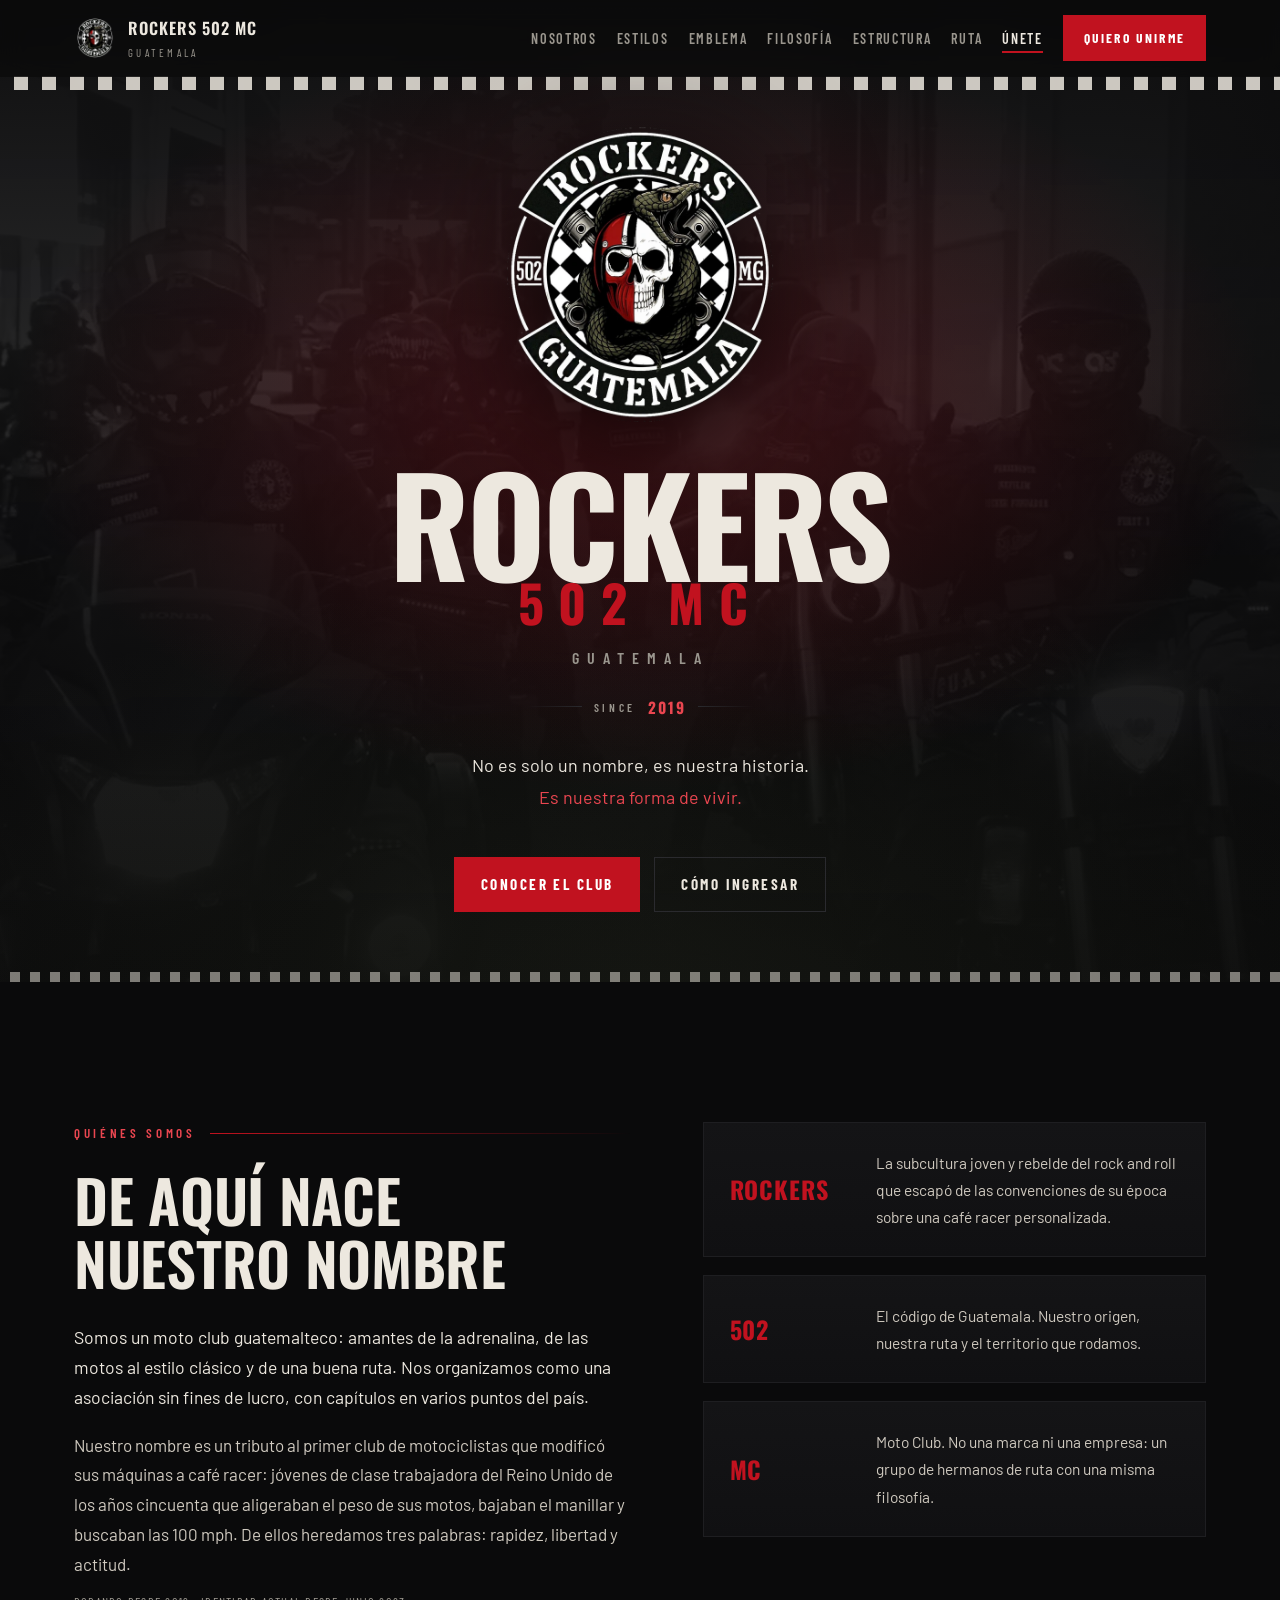
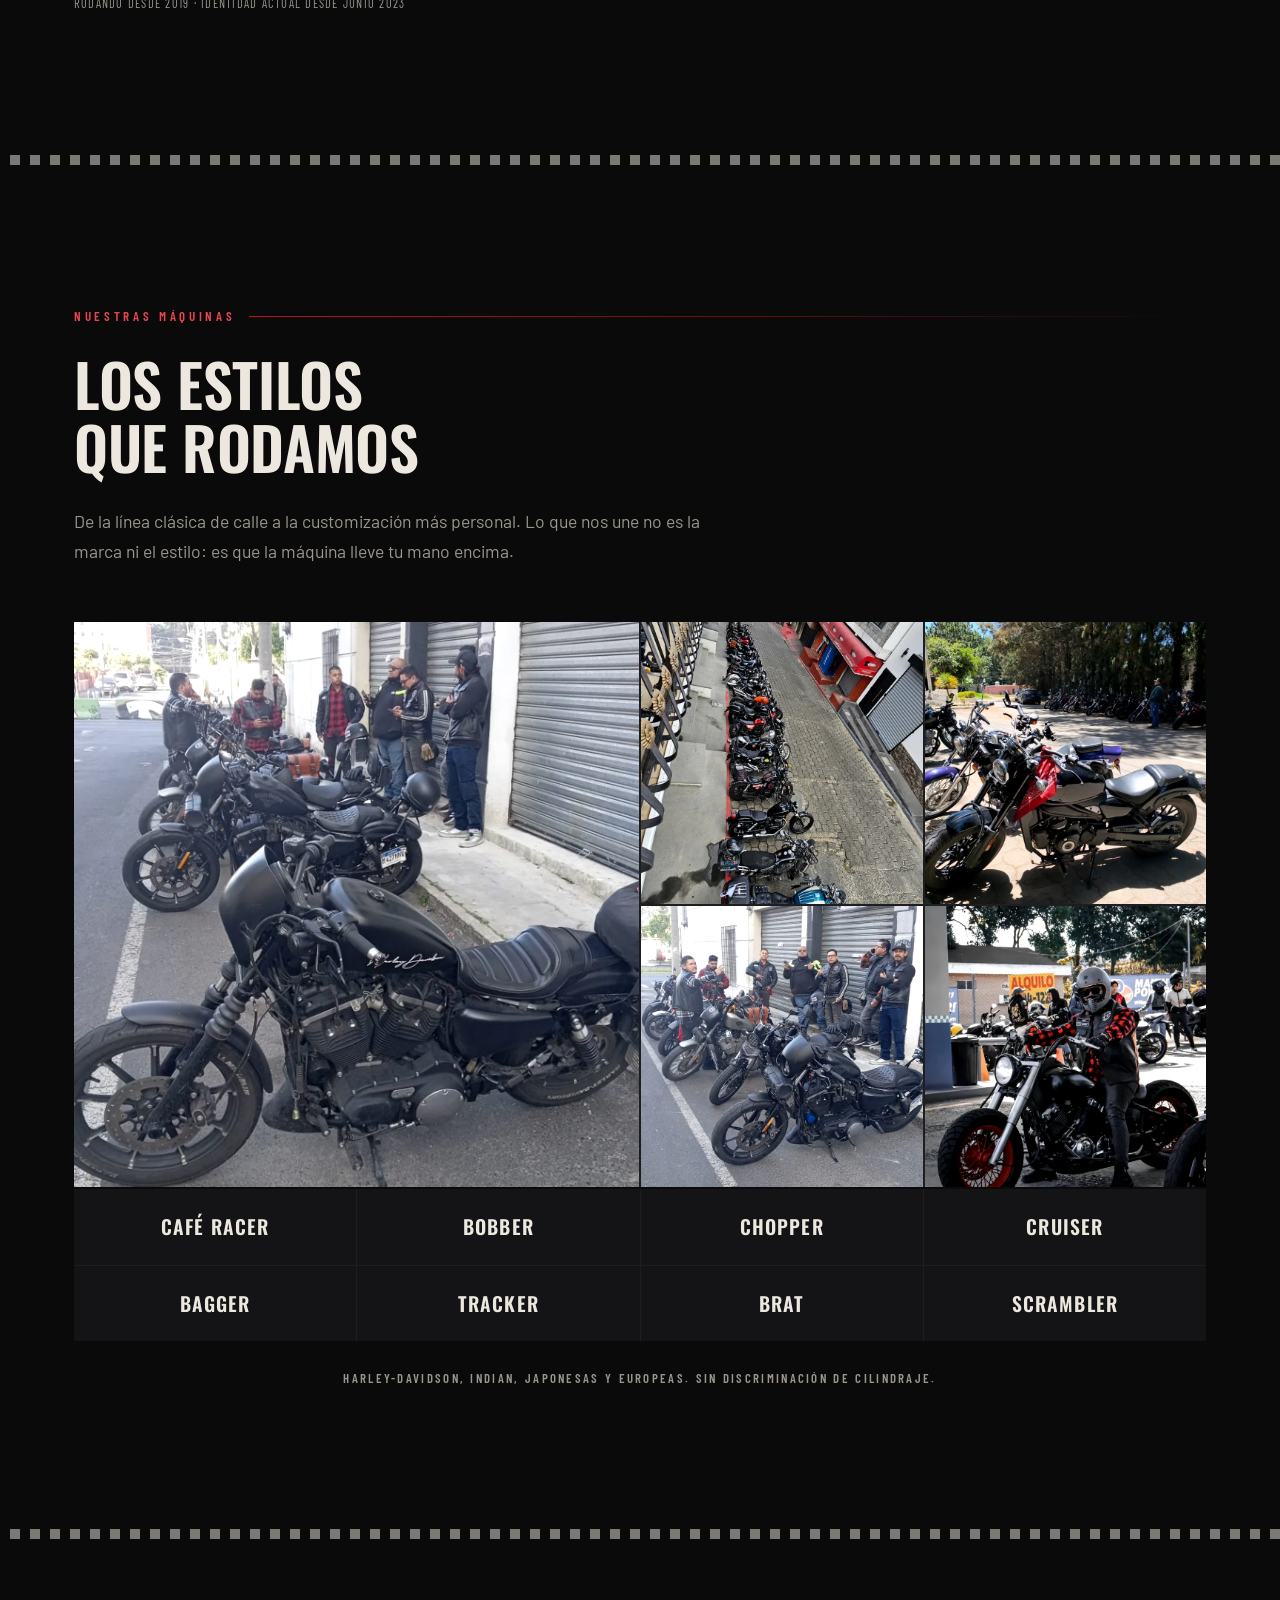
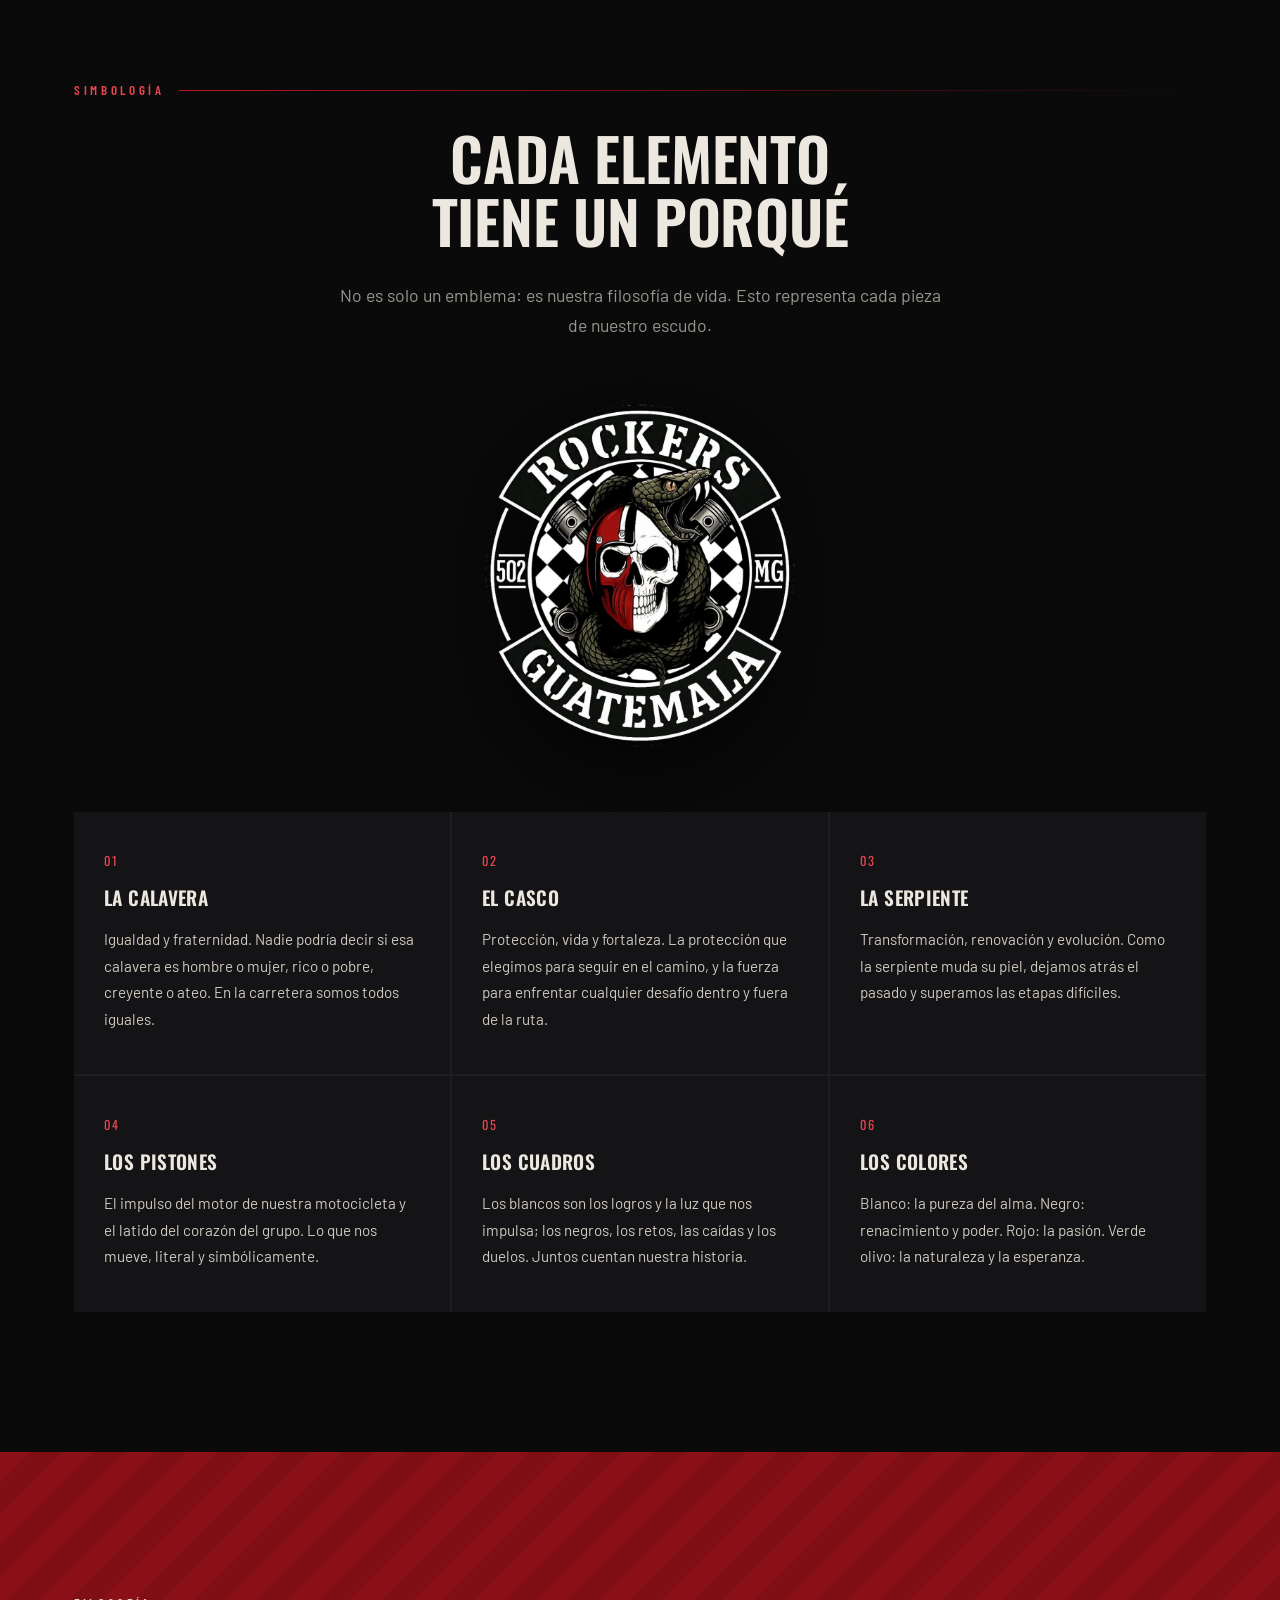
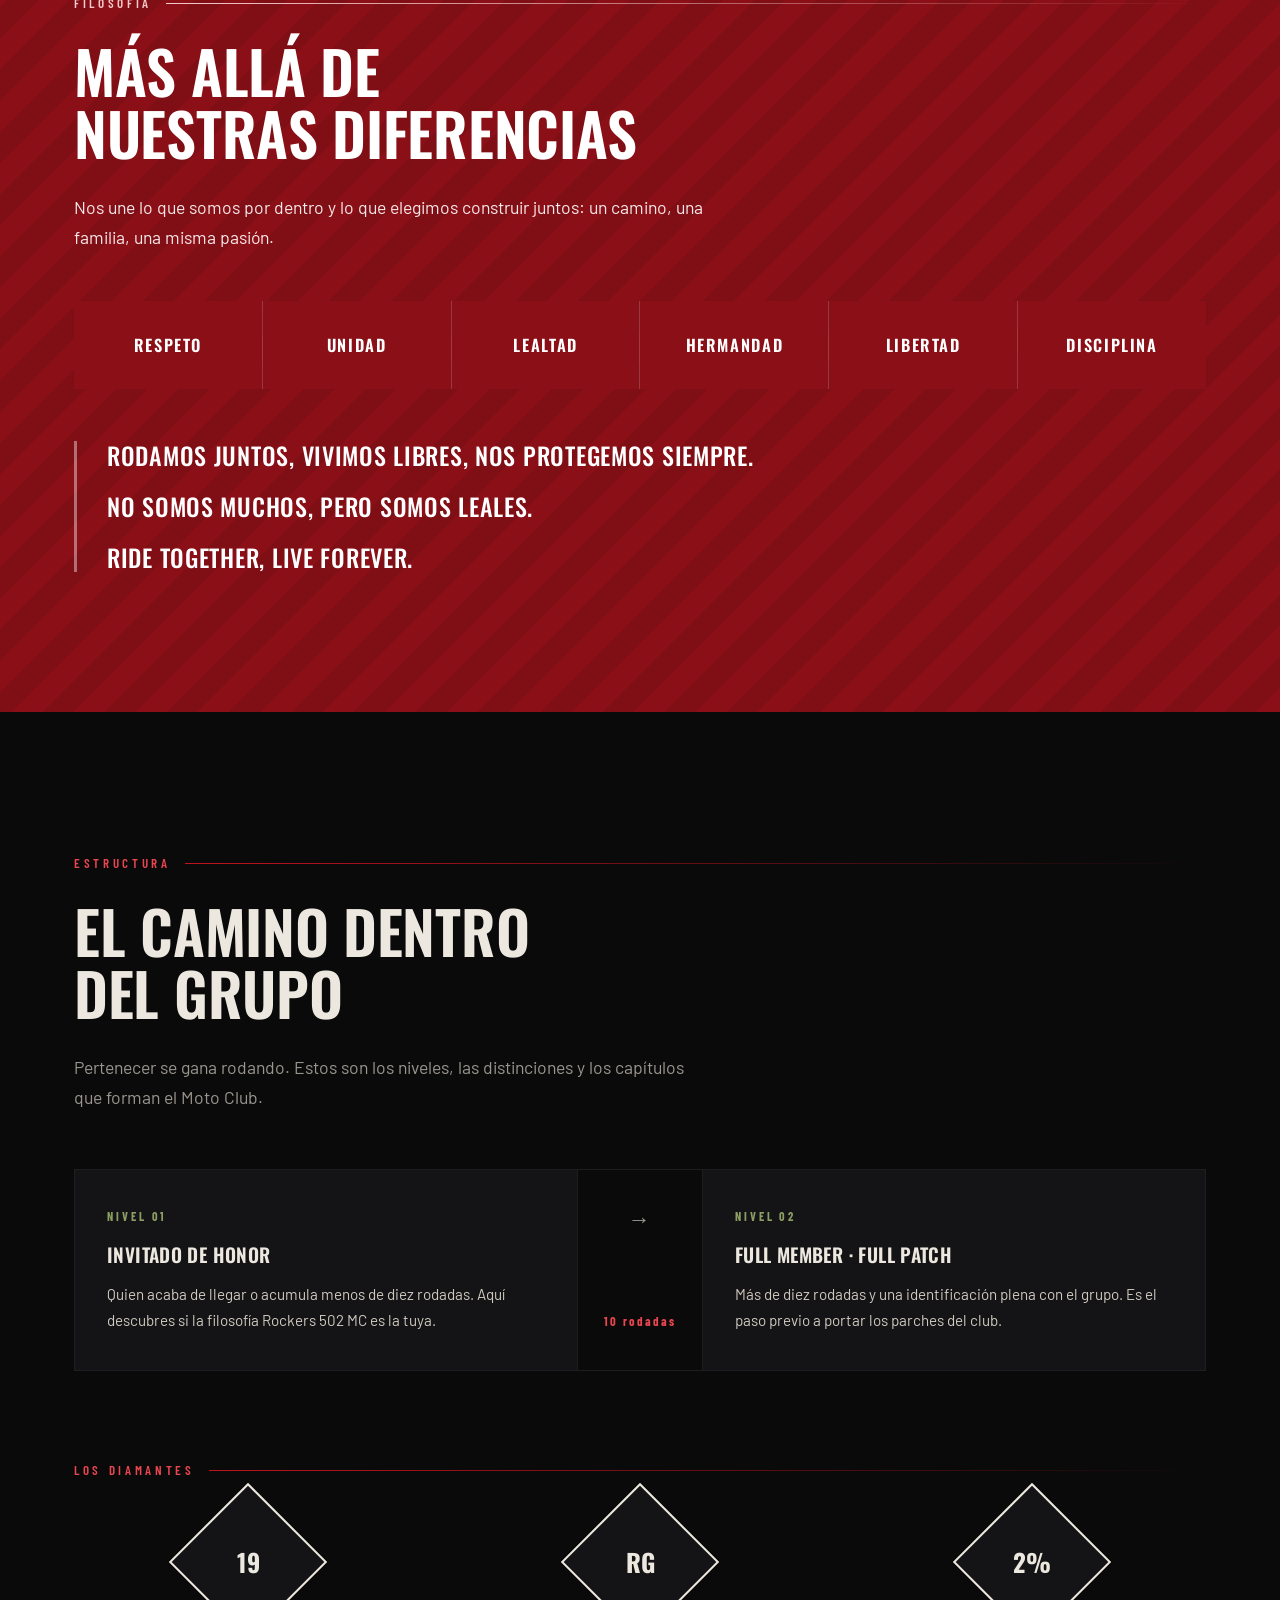
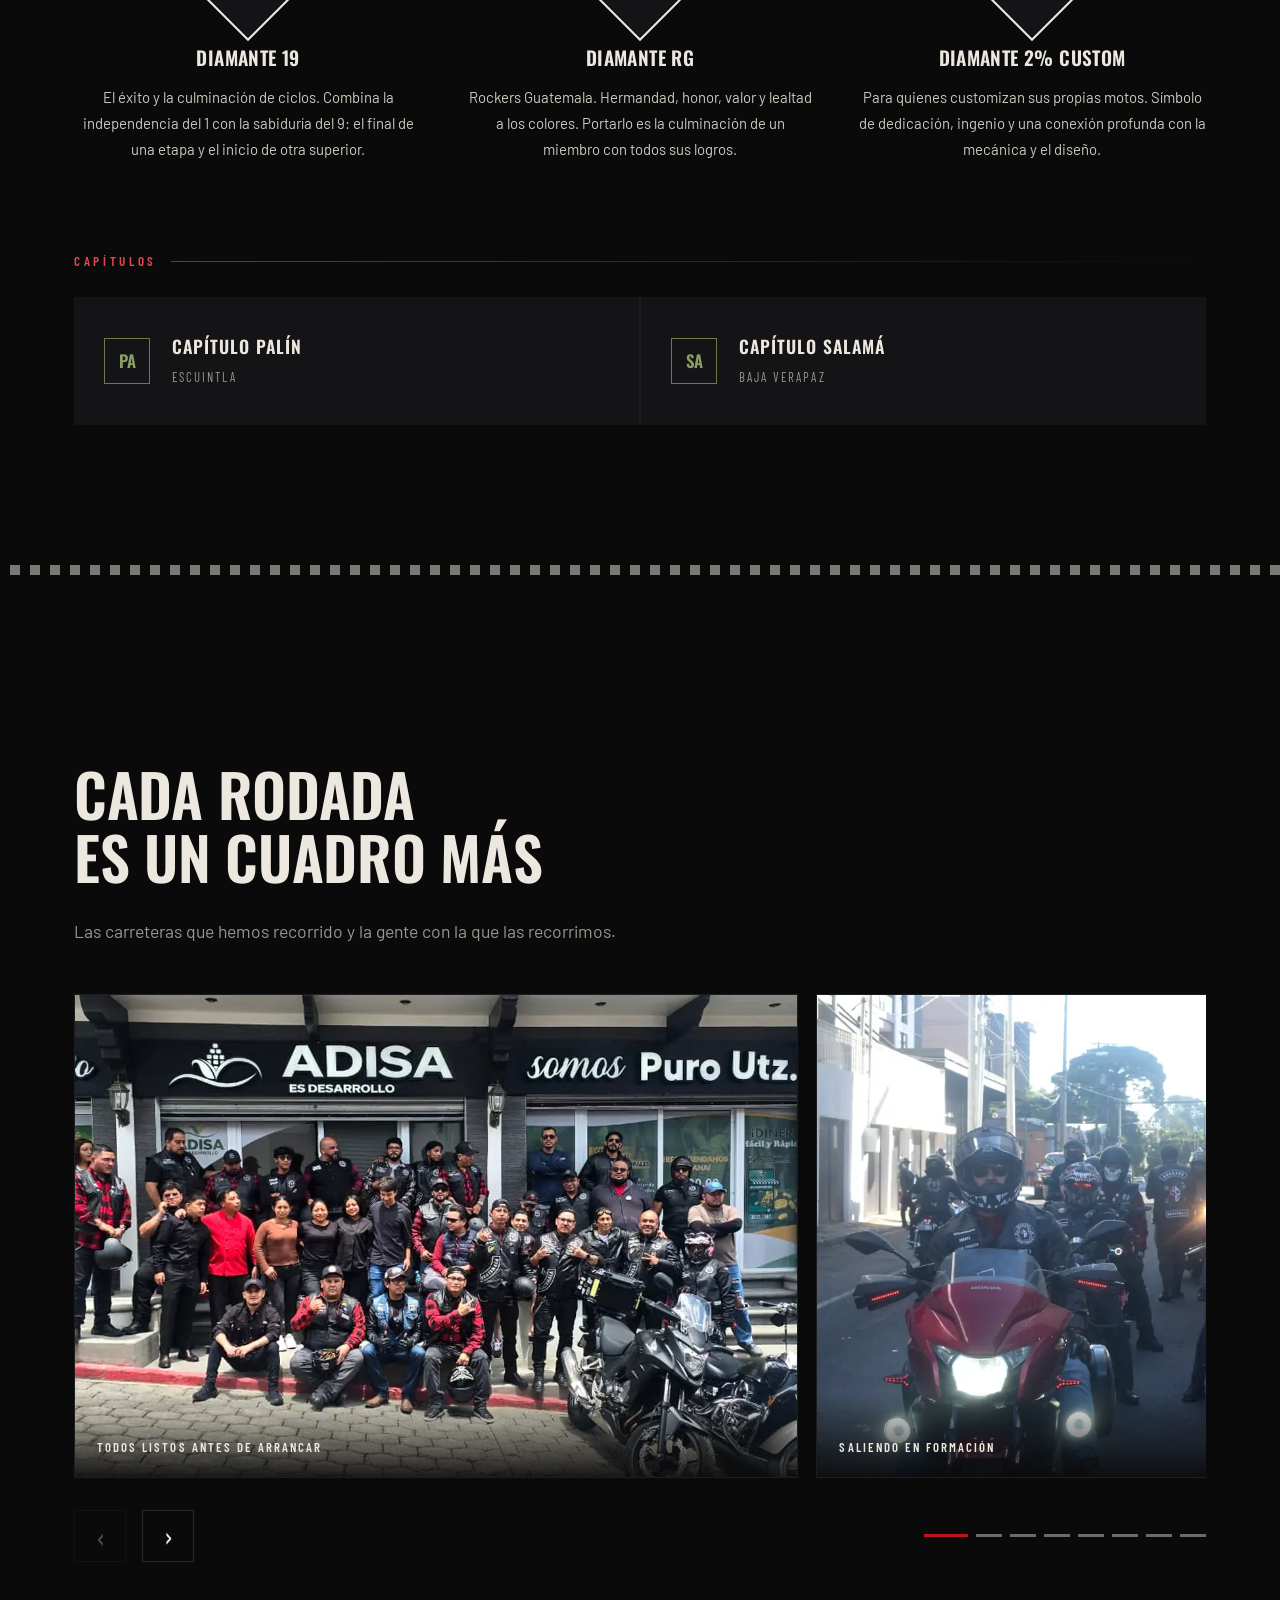
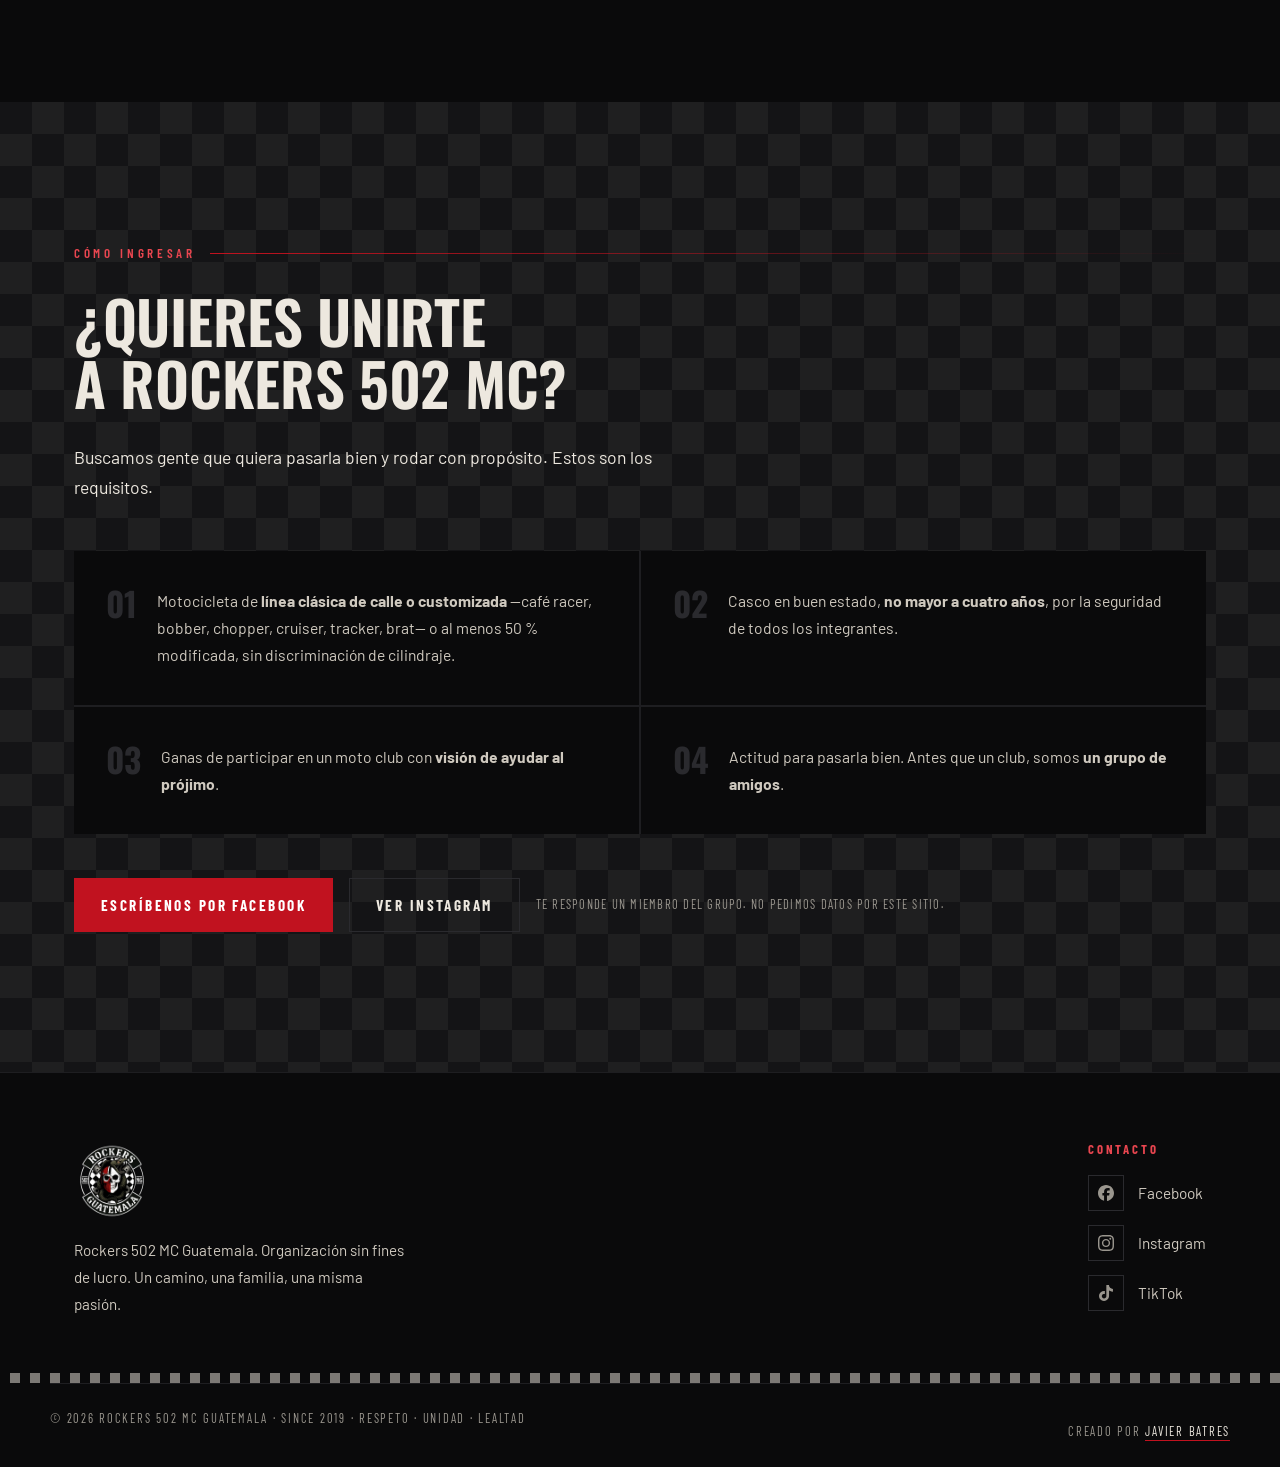
<file: site/index.html>
<!DOCTYPE html>
<html lang="es" class="no-js">
<head>
<meta charset="UTF-8">
<meta name="viewport" content="width=device-width, initial-scale=1">
<title>Rockers 502 MC Guatemala — Moto Club</title>
<meta name="description" content="Moto club guatemalteco rodando desde 2019: historia, simbología del emblema, estructura del grupo, capítulos y requisitos para unirte a Rockers 502 MC.">
<link rel="canonical" href="https://rockers502mc.com.gt/">

<meta property="og:type" content="website">
<meta property="og:site_name" content="Rockers 502 MC Guatemala">
<meta property="og:title" content="Rockers 502 MC Guatemala">
<meta property="og:description" content="Rodando desde 2019. Un camino, una familia, una misma pasión.">
<meta property="og:url" content="https://rockers502mc.com.gt/">
<meta property="og:image" content="https://rockers502mc.com.gt/assets/img/og.jpg">
<meta property="og:image:width" content="1200">
<meta property="og:image:height" content="630">
<meta property="og:image:type" content="image/jpeg">
<meta property="og:image:alt" content="Emblema de Rockers 502 MC Guatemala sobre una fotografía del grupo en ruta.">
<meta property="og:locale" content="es_GT">
<meta name="twitter:card" content="summary_large_image">
<meta name="twitter:image:alt" content="Emblema de Rockers 502 MC Guatemala sobre una fotografía del grupo en ruta.">
<meta name="theme-color" content="#0A0A0B">
<meta name="color-scheme" content="dark">

<link rel="icon" href="favicon.ico" sizes="any">
<link rel="icon" type="image/png" href="assets/img/favicon-512.png" sizes="512x512">
<link rel="apple-touch-icon" href="assets/img/apple-touch-icon.png">

<link rel="preconnect" href="https://fonts.googleapis.com">
<link rel="preconnect" href="https://fonts.gstatic.com" crossorigin>
<link rel="preload" as="image" href="assets/img/emblem.webp">
<link href="https://fonts.googleapis.com/css2?family=Oswald:wght@400;500;600;700&family=Barlow:wght@400;500;600&family=Barlow+Condensed:wght@500;600;700&display=swap" rel="stylesheet">
<link rel="stylesheet" href="assets/css/styles.css">

<script type="application/ld+json">
{
  "@context": "https://schema.org",
  "@graph": [
  {
  "@type": "WebSite",
  "@id": "https://rockers502mc.com.gt/#sitio",
  "url": "https://rockers502mc.com.gt/",
  "name": "Rockers 502 MC Guatemala",
  "inLanguage": "es-GT",
  "publisher": { "@id": "https://rockers502mc.com.gt/#club" }
  },
  {
  "@type": "SportsOrganization",
  "@id": "https://rockers502mc.com.gt/#club",
  "sport": "Motociclismo",
  "name": "Rockers 502 MC Guatemala",
  "alternateName": "Rockers 502 MC",
  "url": "https://rockers502mc.com.gt/",
  "logo": "https://rockers502mc.com.gt/assets/img/emblem.webp",
  "foundingDate": "2019",
  "areaServed": "GT",
  "description": "Moto club guatemalteco de motocicletas de estilo clásico y customizadas.",
  "sameAs": [
    "https://www.facebook.com/Rockers502MC",
    "https://www.instagram.com/rockers502mggt/",
    "https://www.tiktok.com/@rockers.mg.guate"
  ]
  }
  ]
}
</script>
</head>
<body>
<a class="skip" href="#contenido">Saltar al contenido</a>

<header class="site-header" data-header>
  <div class="wrap nav">
    <a class="brand" href="#inicio">
      <img src="assets/img/emblem.webp" width="42" height="42" alt="">
      <span><b>Rockers 502 MC</b><span>Guatemala</span></span>
    </a>
    <ul class="nav-list" id="menu-principal" data-menu>
      <li><a href="#nosotros">Nosotros</a></li>
      <li><a href="#estilos">Estilos</a></li>
      <li><a href="#emblema">Emblema</a></li>
      <li><a href="#valores">Filosofía</a></li>
      <li><a href="#estructura">Estructura</a></li>
      <li><a href="#ruta">Ruta</a></li>
      <li><a href="#unete">Únete</a></li>
    </ul>
    <a class="btn btn--sm" href="#unete">Quiero unirme</a>
    <button class="burger" data-burger type="button" aria-label="Abrir menú" aria-controls="menu-principal" aria-expanded="false">
      <span></span><span></span><span></span>
    </button>
  </div>
</header>

<main id="contenido" tabindex="-1">

<!-- ===== Hero ===== -->
<section class="hero" id="inicio">
  <div class="hero-bg">
    <img src="assets/img/hero.webp" width="1800" height="1013" alt="" fetchpriority="high">
  </div>
  <div class="check is-top"></div>
  <div class="wrap">
    <img class="hero-emblem" src="assets/img/emblem.webp" width="680" height="680"
         alt="Emblema de Rockers 502 MC Guatemala: calavera con casco, serpiente enroscada, pistones y cuadros de ajedrez en un escudo circular.">
    <h1><span class="l1">Rockers</span><span class="l2">502 MC</span></h1>
    <p class="hero-country">Guatemala</p>
    <p class="hero-since"><span>Since</span><b>2019</b></p>
    <p class="hero-tag">No es solo un nombre, es nuestra historia.<br><em>Es nuestra forma de vivir.</em></p>
    <div class="hero-cta">
      <a class="btn" href="#emblema">Conocer el club</a>
      <a class="btn btn--ghost" href="#unete">Cómo ingresar</a>
    </div>
  </div>
  <div class="check is-bottom check--thin"></div>
</section>

<!-- ===== Quiénes somos ===== -->
<section class="block" id="nosotros">
  <div class="wrap grid-2">
    <div class="rv">
      <p class="kicker">Quiénes somos</p>
      <h2>De aquí nace<br>nuestro nombre</h2>
      <p class="lead">Somos un moto club guatemalteco: amantes de la adrenalina, de las motos al estilo clásico y de una buena ruta. Nos organizamos como una asociación sin fines de lucro, con capítulos en varios puntos del país.</p>
      <p>Nuestro nombre es un tributo al primer club de motociclistas que modificó sus máquinas a café racer: jóvenes de clase trabajadora del Reino Unido de los años cincuenta que aligeraban el peso de sus motos, bajaban el manillar y buscaban las 100&nbsp;mph. De ellos heredamos tres palabras: rapidez, libertad y actitud.</p>
      <p class="note">Rodando desde 2019 &middot; Identidad actual desde junio 2023</p>
    </div>
    <dl class="namecards rv">
      <div class="namecard">
        <dt>Rockers</dt>
        <dd>La subcultura joven y rebelde del rock and roll que escapó de las convenciones de su época sobre una café racer personalizada.</dd>
      </div>
      <div class="namecard">
        <dt>502</dt>
        <dd>El código de Guatemala. Nuestro origen, nuestra ruta y el territorio que rodamos.</dd>
      </div>
      <div class="namecard">
        <dt>MC</dt>
        <dd>Moto Club. No una marca ni una empresa: un grupo de hermanos de ruta con una misma filosofía.</dd>
      </div>
    </dl>
  </div>
</section>

<div class="check check--thin"></div>

<!-- ===== Estilos ===== -->
<section class="block" id="estilos">
  <div class="wrap">
    <p class="kicker rv">Nuestras máquinas</p>
    <h2 class="rv">Los estilos<br>que rodamos</h2>
    <p class="lead mute narrow rv gap-lg">De la línea clásica de calle a la customización más personal. Lo que nos une no es la marca ni el estilo: es que la máquina lleve tu mano encima.</p>
    <div class="machines rv">
      <figure><img src="assets/img/maquinas/moto-1.webp" width="1200" height="1200" loading="lazy" alt="Motocicleta de asiento individual y guardabarros recortado, estacionada de perfil en la calle."></figure>
      <figure><img src="assets/img/maquinas/moto-2.webp" width="760" height="760" loading="lazy" alt="Hilera de motocicletas del grupo estacionadas sobre una calle empedrada, vista desde arriba."></figure>
      <figure><img src="assets/img/maquinas/moto-3.webp" width="760" height="760" loading="lazy" alt="Motocicleta customizada de tanque rojo estacionada durante una rodada."></figure>
      <figure><img src="assets/img/maquinas/moto-4.webp" width="760" height="760" loading="lazy" alt="Motocicletas negras alineadas contra una pared mientras el grupo descansa."></figure>
      <figure><img src="assets/img/maquinas/moto-5.webp" width="760" height="760" loading="lazy" alt="Motocicleta de manillar bajo y llanta ancha lista para salir."></figure>
    </div>

    <ul class="style-names rv">
      <li>Café racer</li>
      <li>Bobber</li>
      <li>Chopper</li>
      <li>Cruiser</li>
      <li>Bagger</li>
      <li>Tracker</li>
      <li>Brat</li>
      <li>Scrambler</li>
    </ul>
    <p class="style-note rv">Harley-Davidson, Indian, japonesas y europeas. Sin discriminación de cilindraje.</p>
  </div>
</section>

<div class="check check--thin"></div>

<!-- ===== El emblema ===== -->
<section class="block" id="emblema">
  <div class="wrap">
    <div class="emblem-intro rv">
      <p class="kicker kicker--center">Simbología</p>
      <h2>Cada elemento<br>tiene un porqué</h2>
      <p class="lead mute">No es solo un emblema: es nuestra filosofía de vida. Esto representa cada pieza de nuestro escudo.</p>
      <img src="assets/img/emblem@2x.webp" width="1024" height="1024" loading="lazy"
           alt="Escudo circular de Rockers 502 MC Guatemala en detalle.">
    </div>
    <div class="symbols">
      <article class="symbol rv"><span class="no">01</span><h3>La calavera</h3><p>Igualdad y fraternidad. Nadie podría decir si esa calavera es hombre o mujer, rico o pobre, creyente o ateo. En la carretera somos todos iguales.</p></article>
      <article class="symbol rv"><span class="no">02</span><h3>El casco</h3><p>Protección, vida y fortaleza. La protección que elegimos para seguir en el camino, y la fuerza para enfrentar cualquier desafío dentro y fuera de la ruta.</p></article>
      <article class="symbol rv"><span class="no">03</span><h3>La serpiente</h3><p>Transformación, renovación y evolución. Como la serpiente muda su piel, dejamos atrás el pasado y superamos las etapas difíciles.</p></article>
      <article class="symbol rv"><span class="no">04</span><h3>Los pistones</h3><p>El impulso del motor de nuestra motocicleta y el latido del corazón del grupo. Lo que nos mueve, literal y simbólicamente.</p></article>
      <article class="symbol rv"><span class="no">05</span><h3>Los cuadros</h3><p>Los blancos son los logros y la luz que nos impulsa; los negros, los retos, las caídas y los duelos. Juntos cuentan nuestra historia.</p></article>
      <article class="symbol rv"><span class="no">06</span><h3>Los colores</h3><p>Blanco: la pureza del alma. Negro: renacimiento y poder. Rojo: la pasión. Verde olivo: la naturaleza y la esperanza.</p></article>
    </div>
  </div>
</section>

<!-- ===== Filosofía ===== -->
<section class="block values" id="valores">
  <div class="wrap">
    <p class="kicker rv">Filosofía</p>
    <h2 class="rv">Más allá de<br>nuestras diferencias</h2>
    <p class="lead narrow rv">Nos une lo que somos por dentro y lo que elegimos construir juntos: un camino, una familia, una misma pasión.</p>
    <ul class="values-grid rv">
      <li>Respeto</li><li>Unidad</li><li>Lealtad</li><li>Hermandad</li><li>Libertad</li><li>Disciplina</li>
    </ul>
    <div class="mottos rv">
      <p>Rodamos juntos, vivimos libres, nos protegemos siempre.</p>
      <p>No somos muchos, pero somos leales.</p>
      <p>Ride together, live forever.</p>
    </div>
  </div>
</section>

<!-- ===== Estructura ===== -->
<section class="block" id="estructura">
  <div class="wrap">
    <p class="kicker rv">Estructura</p>
    <h2 class="rv">El camino dentro<br>del grupo</h2>
    <p class="lead mute narrow rv gap-lg">Pertenecer se gana rodando. Estos son los niveles, las distinciones y los capítulos que forman el Moto Club.</p>

    <div class="path rv">
      <div class="step">
        <p class="lvl">Nivel 01</p>
        <h3>Invitado de honor</h3>
        <p>Quien acaba de llegar o acumula menos de diez rodadas. Aquí descubres si la filosofía Rockers 502 MC es la tuya.</p>
      </div>
      <div class="path-arrow"><span class="ico" aria-hidden="true">&rarr;</span><span>10 rodadas</span></div>
      <div class="step">
        <p class="lvl">Nivel 02</p>
        <h3>Full Member · Full Patch</h3>
        <p>Más de diez rodadas y una identificación plena con el grupo. Es el paso previo a portar los parches del club.</p>
      </div>
    </div>

    <p class="kicker rv">Los diamantes</p>
    <div class="diamonds rv">
      <div class="diamond"><div class="diamond-shape"><b>19</b></div><h3>Diamante 19</h3><p>El éxito y la culminación de ciclos. Combina la independencia del 1 con la sabiduría del 9: el final de una etapa y el inicio de otra superior.</p></div>
      <div class="diamond"><div class="diamond-shape"><b>RG</b></div><h3>Diamante RG</h3><p>Rockers Guatemala. Hermandad, honor, valor y lealtad a los colores. Portarlo es la culminación de un miembro con todos sus logros.</p></div>
      <div class="diamond"><div class="diamond-shape"><b>2%</b></div><h3>Diamante 2% Custom</h3><p>Para quienes customizan sus propias motos. Símbolo de dedicación, ingenio y una conexión profunda con la mecánica y el diseño.</p></div>
    </div>

    <p class="kicker rv">Capítulos</p>
    <ul class="chapters rv">
      <li class="chapter"><span class="pin" aria-hidden="true">PA</span><span><b>Capítulo Palín</b><span>Escuintla</span></span></li>
      <li class="chapter"><span class="pin" aria-hidden="true">SA</span><span><b>Capítulo Salamá</b><span>Baja Verapaz</span></span></li>
    </ul>
  </div>
</section>

<div class="check check--thin"></div>

<!-- ===== En la ruta ===== -->
<section class="block" id="ruta">
  <div class="wrap">
    <p class="kicker rv">En la ruta</p>
    <h2 class="rv">Cada rodada<br>es un cuadro más</h2>
    <p class="lead mute narrow rv gap-md">Las carreteras que hemos recorrido y la gente con la que las recorrimos.</p>
    <div class="carousel rv">
      <div class="carousel-track" data-carousel-track tabindex="0" role="region" aria-label="Galería de rodadas">
        <figure class="carousel-slide"><img src="assets/img/rodadas/rodada-1.webp" width="1100" height="733" alt="Integrantes de Rockers 502 MC reunidos junto a sus motocicletas antes de iniciar la rodada."><figcaption>Todos listos antes de arrancar</figcaption></figure>
        <figure class="carousel-slide"><img src="assets/img/rodadas/rodada-2.webp" width="1100" height="733" alt="Grupo de motociclistas avanzando en formación por una calle con los faros encendidos." loading="lazy"><figcaption>Saliendo en formación</figcaption></figure>
        <figure class="carousel-slide"><img src="assets/img/rodadas/rodada-3.webp" width="1100" height="733" alt="Motocicletas estacionadas en fila sobre una calle empedrada durante una celebración local." loading="lazy"><figcaption>Paso por el pueblo</figcaption></figure>
        <figure class="carousel-slide"><img src="assets/img/rodadas/rodada-4.webp" width="1100" height="733" alt="Integrantes del grupo posando frente a una construcción de arcos de piedra." loading="lazy"><figcaption>Parada en ruta</figcaption></figure>
        <figure class="carousel-slide"><img src="assets/img/rodadas/rodada-5.webp" width="1100" height="733" alt="Grupo de motociclistas rodando por una avenida arbolada." loading="lazy"><figcaption>En carretera</figcaption></figure>
        <figure class="carousel-slide"><img src="assets/img/rodadas/rodada-6.webp" width="1100" height="733" alt="Integrantes del grupo reunidos para la fotografía en una calle del casco urbano." loading="lazy"><figcaption>La foto de siempre</figcaption></figure>
        <figure class="carousel-slide"><img src="assets/img/rodadas/rodada-7.webp" width="1100" height="733" alt="Miembros del grupo conviviendo con vecinos durante una parada de la rodada." loading="lazy"><figcaption>Con la gente del lugar</figcaption></figure>
        <figure class="carousel-slide"><img src="assets/img/rodadas/rodada-8.webp" width="1100" height="733" alt="Integrantes del grupo compartiendo en una mesa al terminar la rodada." loading="lazy"><figcaption>Después de la ruta</figcaption></figure>
      </div>
      <div class="carousel-nav">
        <button class="carousel-btn" type="button" data-carousel-prev aria-label="Foto anterior">&#8249;</button>
        <button class="carousel-btn" type="button" data-carousel-next aria-label="Foto siguiente">&#8250;</button>
        <div class="carousel-dots" data-carousel-dots role="group" aria-label="Ir a la foto"></div>
      </div>
    </div>
  </div>
</section>

<!-- ===== Únete ===== -->
<section class="block join" id="unete">
  <div class="wrap">
    <p class="kicker rv">Cómo ingresar</p>
    <h2 class="rv">¿Quieres unirte<br>a Rockers 502 MC?</h2>
    <p class="lead narrow rv gap-md">Buscamos gente que quiera pasarla bien y rodar con propósito. Estos son los requisitos.</p>
    <ul class="reqs rv">
      <li class="req"><p>Motocicleta de <strong>línea clásica de calle o customizada</strong> —café racer, bobber, chopper, cruiser, tracker, brat— o al menos 50&nbsp;% modificada, sin discriminación de cilindraje.</p></li>
      <li class="req"><p>Casco en buen estado, <strong>no mayor a cuatro años</strong>, por la seguridad de todos los integrantes.</p></li>
      <li class="req"><p>Ganas de participar en un moto club con <strong>visión de ayudar al prójimo</strong>.</p></li>
      <li class="req"><p>Actitud para pasarla bien. Antes que un club, somos <strong>un grupo de amigos</strong>.</p></li>
    </ul>
    <div class="join-cta rv">
      <a class="btn" href="https://www.facebook.com/Rockers502MC" target="_blank" rel="noopener">Escríbenos por Facebook</a>
      <a class="btn btn--ghost" href="https://www.instagram.com/rockers502mggt/" target="_blank" rel="noopener">Ver Instagram</a>
      <p class="note">Te responde un miembro del grupo. No pedimos datos por este sitio.</p>
    </div>
  </div>
</section>

</main>

<footer class="site-footer" id="contacto">
  <div class="wrap">
    <div class="footer-grid">
      <div class="footer-brand">
        <img src="assets/img/emblem.webp" width="76" height="76" loading="lazy" alt="">
        <p>Rockers 502 MC Guatemala. Organización sin fines de lucro. Un camino, una familia, una misma pasión.</p>
      </div>
      <div>
        <h2>Contacto</h2>
        <ul class="social">
          <li><a href="https://www.facebook.com/Rockers502MC" target="_blank" rel="noopener"><svg class="ic" viewBox="0 0 24 24" width="18" height="18" aria-hidden="true" focusable="false"><path d="M9.101 23.691v-7.98H6.627v-3.667h2.474v-1.58c0-4.085 1.848-5.978 5.858-5.978.401 0 .955.042 1.468.103a8.68 8.68 0 0 1 1.141.195v3.325a8.623 8.623 0 0 0-.653-.036 26.805 26.805 0 0 0-.733-.009c-.707 0-1.259.096-1.675.309a1.686 1.686 0 0 0-.679.622c-.258.42-.374.995-.374 1.752v1.297h3.919l-.386 2.103-.287 1.564h-3.246v8.245C19.396 23.238 24 18.179 24 12.044c0-6.627-5.373-12-12-12s-12 5.373-12 12c0 5.628 3.874 10.35 9.101 11.647Z"/></svg><span>Facebook</span></a></li>
          <li><a href="https://www.instagram.com/rockers502mggt/" target="_blank" rel="noopener"><svg class="ic" viewBox="0 0 24 24" width="18" height="18" aria-hidden="true" focusable="false"><path d="M7.0301.084c-1.2768.0602-2.1487.264-2.911.5634-.7888.3075-1.4575.72-2.1228 1.3877-.6652.6677-1.075 1.3368-1.3802 2.127-.2954.7638-.4956 1.6365-.552 2.914-.0564 1.2775-.0689 1.6882-.0626 4.947.0062 3.2586.0206 3.6671.0825 4.9473.061 1.2765.264 2.1482.5635 2.9107.308.7889.72 1.4573 1.388 2.1228.6679.6655 1.3365 1.0743 2.1285 1.38.7632.295 1.6361.4961 2.9134.552 1.2773.056 1.6884.069 4.9462.0627 3.2578-.0062 3.668-.0207 4.9478-.0814 1.28-.0607 2.147-.2652 2.9098-.5633.7889-.3086 1.4578-.72 2.1228-1.3881.665-.6682 1.0745-1.3378 1.3795-2.1284.2957-.7632.4966-1.636.552-2.9124.056-1.2809.0692-1.6898.063-4.948-.0063-3.2583-.021-3.6668-.0817-4.9465-.0607-1.2797-.264-2.1487-.5633-2.9117-.3084-.7889-.72-1.4568-1.3876-2.1228C21.2982 1.33 20.628.9208 19.8378.6165 19.074.321 18.2017.1197 16.9244.0645 15.6471.0093 15.236-.005 11.977.0014 8.718.0076 8.31.0215 7.0301.0839m.1402 21.6932c-1.17-.0509-1.8053-.2453-2.2287-.408-.5606-.216-.96-.4771-1.3819-.895-.422-.4178-.6811-.8186-.9-1.378-.1644-.4234-.3624-1.058-.4171-2.228-.0595-1.2645-.072-1.6442-.079-4.848-.007-3.2037.0053-3.583.0607-4.848.05-1.169.2456-1.805.408-2.2282.216-.5613.4762-.96.895-1.3816.4188-.4217.8184-.6814 1.3783-.9003.423-.1651 1.0575-.3614 2.227-.4171 1.2655-.06 1.6447-.0724 4.848-.0794 3.2033-.007 3.5835.0053 4.8495.0607 1.169.0508 1.8053.2445 2.228.408.5608.216.96.4754 1.3816.895.4217.4194.6816.8176.9005 1.3787.1653.4217.3617 1.056.4169 2.2263.0602 1.2655.0739 1.645.0796 4.848.0058 3.203-.0055 3.5834-.061 4.848-.051 1.17-.245 1.8055-.408 2.2294-.216.5604-.4763.96-.8954 1.3814-.419.4215-.8181.6811-1.3783.9-.4224.1649-1.0577.3617-2.2262.4174-1.2656.0595-1.6448.072-4.8493.079-3.2045.007-3.5825-.0056-4.848-.0607M16.953 5.5864A1.44 1.44 0 1 0 18.39 4.144a1.44 1.44 0 0 0-1.437 1.4424M5.8385 12.012c.0067 3.4032 2.7706 6.1557 6.173 6.1493 3.4026-.0065 6.157-2.7701 6.1506-6.1733-.0065-3.4032-2.771-6.1565-6.174-6.1498-3.403.0067-6.156 2.771-6.1496 6.1738M8 12.0077a4 4 0 1 1 4.008 3.9921A3.9996 3.9996 0 0 1 8 12.0077"/></svg><span>Instagram</span></a></li>
          <li><a href="https://www.tiktok.com/@rockers.mg.guate" target="_blank" rel="noopener"><svg class="ic" viewBox="0 0 24 24" width="18" height="18" aria-hidden="true" focusable="false"><path d="M12.525.02c1.31-.02 2.61-.01 3.91-.02.08 1.53.63 3.09 1.75 4.17 1.12 1.11 2.7 1.62 4.24 1.79v4.03c-1.44-.05-2.89-.35-4.2-.97-.57-.26-1.1-.59-1.62-.93-.01 2.92.01 5.84-.02 8.75-.08 1.4-.54 2.79-1.35 3.94-1.31 1.92-3.58 3.17-5.91 3.21-1.43.08-2.86-.31-4.08-1.03-2.02-1.19-3.44-3.37-3.65-5.71-.02-.5-.03-1-.01-1.49.18-1.9 1.12-3.72 2.58-4.96 1.66-1.44 3.98-2.13 6.15-1.72.02 1.48-.04 2.96-.04 4.44-.99-.32-2.15-.23-3.02.37-.63.41-1.11 1.04-1.36 1.75-.21.51-.15 1.07-.14 1.61.24 1.64 1.82 3.02 3.5 2.87 1.12-.01 2.19-.66 2.77-1.61.19-.33.4-.67.41-1.06.1-1.79.06-3.57.07-5.36.01-4.03-.01-8.05.02-12.07z"/></svg><span>TikTok</span></a></li>
        </ul>
      </div>
    </div>
  </div>
  <div class="check check--thin"></div>
  <div class="wrap footer-bottom">
    <p>&copy; <span data-year>2026</span> Rockers 502 MC Guatemala &middot; Since 2019 &middot; Respeto &middot; Unidad &middot; Lealtad</p>
    <p class="credit">Creado por <a href="https://fjbatresv.com" target="_blank" rel="noopener">Javier Batres</a></p>
  </div>
</footer>

<script src="assets/js/main.js" defer></script>
</body>
</html>
</file>
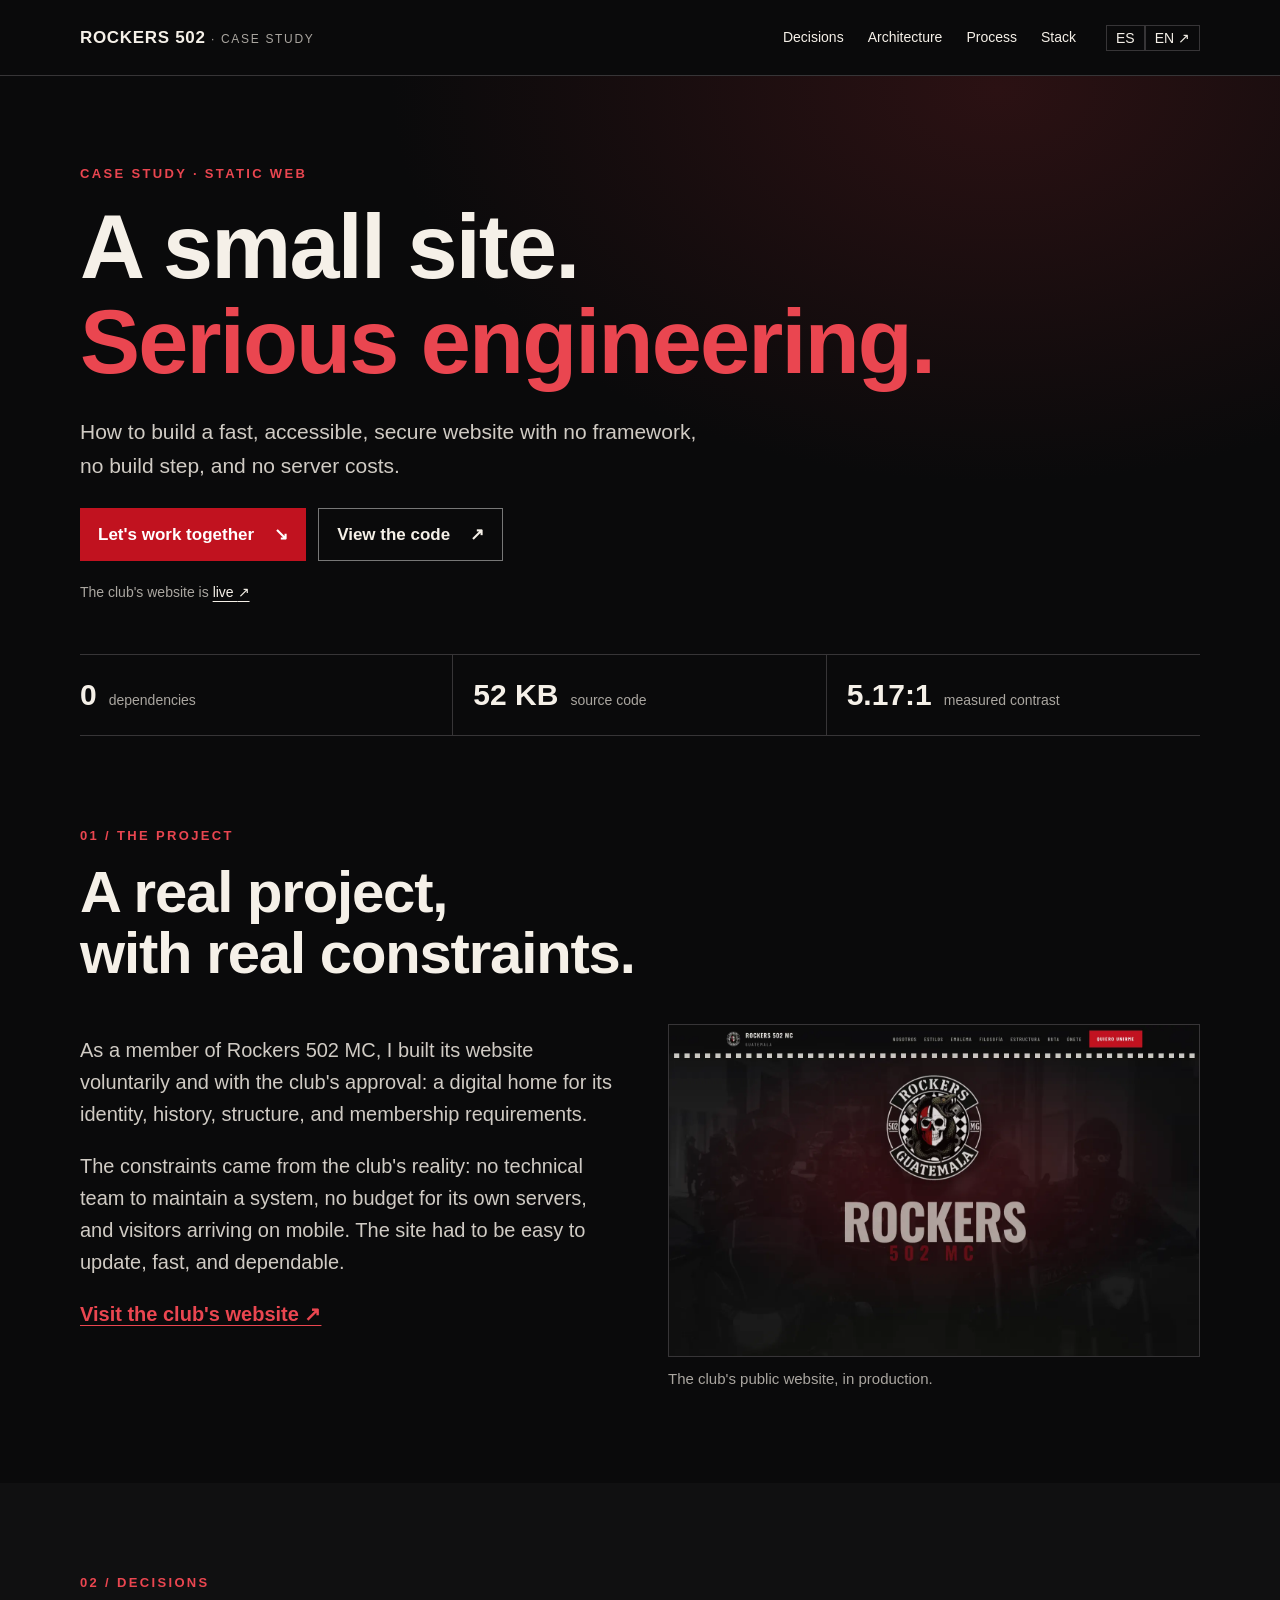
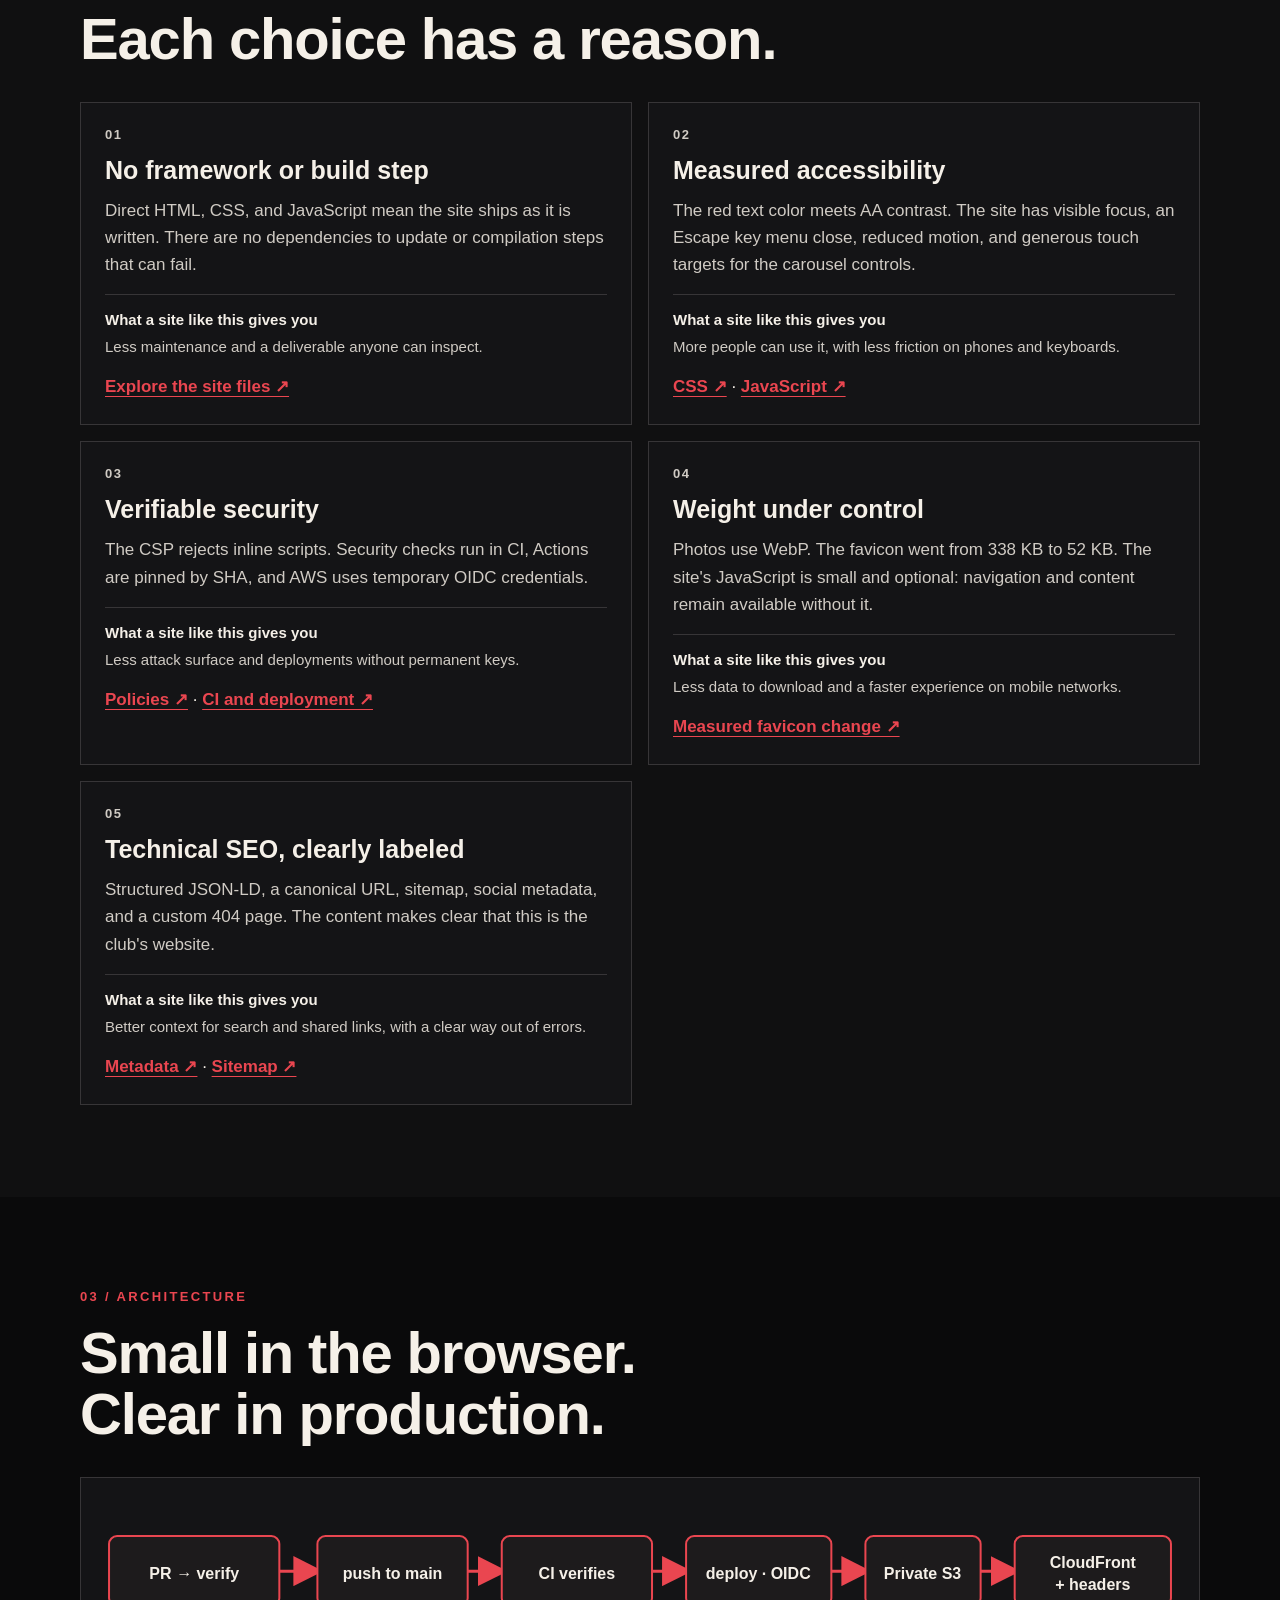
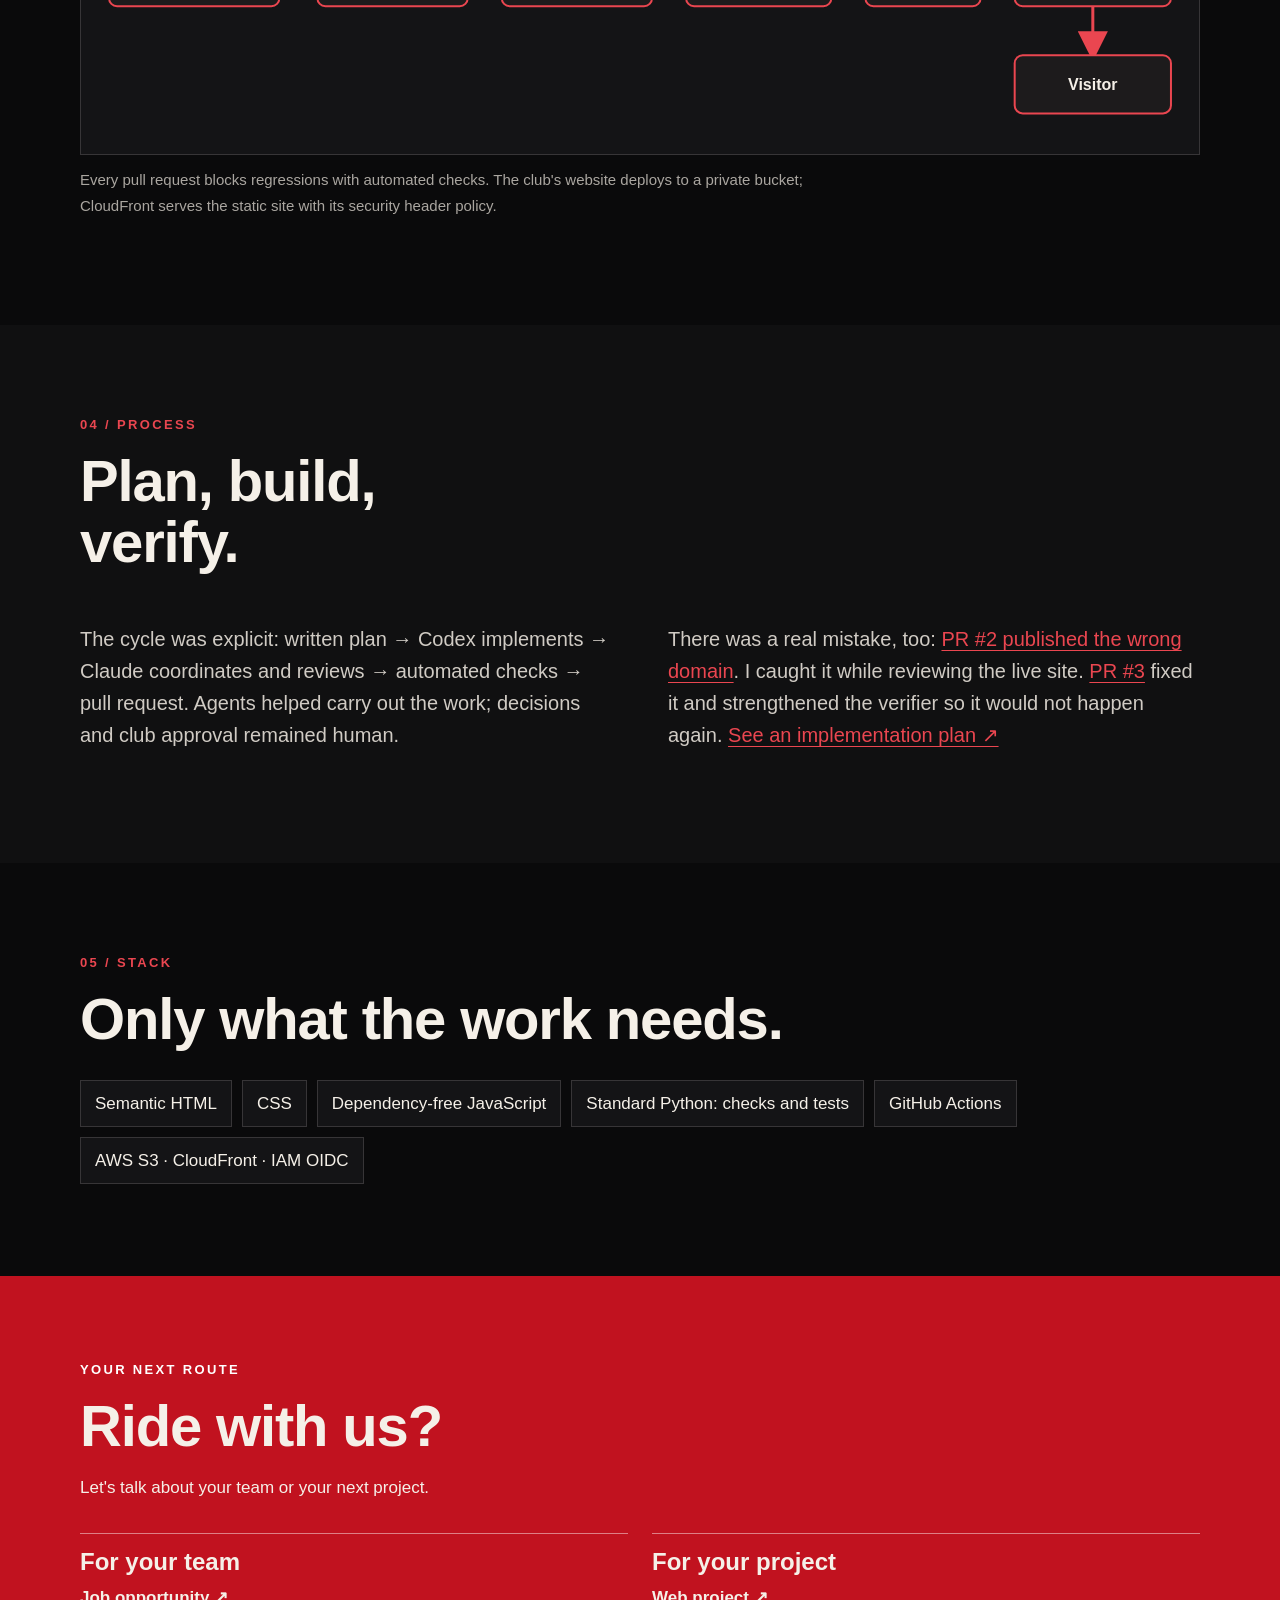
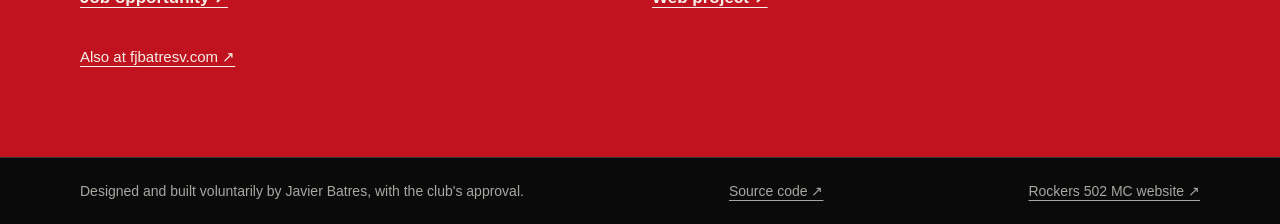
<file: landing/en/index.html>
<!doctype html>
<html lang="en">
<head>
  <meta charset="utf-8">
  <meta name="viewport" content="width=device-width, initial-scale=1">
  <meta http-equiv="Content-Security-Policy" content="default-src 'none'; script-src 'self'; style-src 'self' https://fonts.googleapis.com; font-src https://fonts.gstatic.com; img-src 'self' data:; base-uri 'none'; form-action 'none'; upgrade-insecure-requests">
  <title>Case study: Rockers 502 MC website — Javier Batres</title>
  <meta name="description" content="Engineering case study: the decisions, architecture, and process behind the Rockers 502 MC website, built by Javier Batres.">
  <link rel="canonical" href="https://rockers.fjbatresv.com/en/">
  <link rel="alternate" hreflang="es" href="https://rockers.fjbatresv.com/">
  <link rel="alternate" hreflang="en" href="https://rockers.fjbatresv.com/en/">
  <link rel="alternate" hreflang="x-default" href="https://rockers.fjbatresv.com/">
  <meta property="og:type" content="article">
  <meta property="og:title" content="A small site. Serious engineering.">
  <meta property="og:description" content="An engineering case study by Javier Batres.">
  <meta property="og:url" content="https://rockers.fjbatresv.com/en/">
  <meta property="og:image" content="https://rockers.fjbatresv.com/assets/img/og.jpg">
  <meta property="og:locale" content="en_US">
  <link rel="icon" href="../favicon.ico">
  <link rel="apple-touch-icon" href="../assets/img/apple-touch-icon.png">
  <link rel="preconnect" href="https://fonts.googleapis.com">
  <link rel="preconnect" href="https://fonts.gstatic.com" crossorigin>
  <link href="https://fonts.googleapis.com/css2?family=Barlow+Condensed:wght@500;600;700&family=Barlow:wght@400;500;600;700&family=Oswald:wght@500;600;700&display=swap" rel="stylesheet">
  <link rel="stylesheet" href="../assets/css/landing.css">
  <script type="application/ld+json">{"@context":"https://schema.org","@type":"TechArticle","headline":"A small site. Serious engineering.","about":{"@type":"WebSite","url":"https://rockers502mc.com.gt/"},"author":{"@type":"Person","name":"Javier Batres","url":"https://fjbatresv.com"}}</script>
</head>
<body>
  <a class="skip" href="#contenido">Skip to content</a>
  <header class="header"><a class="brand" href="/en/" aria-label="Rockers 502 case study">ROCKERS 502 <span>· CASE STUDY</span></a><nav aria-label="Main navigation"><a href="#decisiones">Decisions</a><a href="#arquitectura">Architecture</a><a href="#proceso">Process</a><a href="#stack">Stack</a></nav><div class="language-switch"><a class="language" href="/" lang="es">ES</a><a class="language" href="/en/" lang="en" aria-current="page">EN <span aria-hidden="true">↗</span></a></div></header>
  <main id="contenido">
    <section class="hero"><div class="wrap hero-inner"><p class="eyebrow">CASE STUDY · STATIC WEB</p><h1>A small site.<br><span>Serious engineering.</span></h1><p class="lead">How to build a fast, accessible, secure website with no framework, no build step, and no server costs.</p><div class="actions"><a class="button button-red" href="#contacto">Let's work together <span aria-hidden="true">↘</span></a><a class="button button-outline" href="https://github.com/fjbatresv/rocker-mc">View the code <span aria-hidden="true">↗</span></a></div><p class="live">The club's website is <a href="https://rockers502mc.com.gt/">live <span aria-hidden="true">↗</span></a></p><div class="stats"><div><strong>0</strong><span>dependencies</span></div><div><strong>52 KB</strong><span>source code</span></div><div><strong>5.17:1</strong><span>measured contrast</span></div></div></div></section>
    <section id="proyecto" class="section project"><div class="wrap"><p class="eyebrow">01 / THE PROJECT</p><h2>A real project,<br>with real constraints.</h2><div class="project-grid"><div><p>As a member of Rockers 502 MC, I built its website voluntarily and with the club's approval: a digital home for its identity, history, structure, and membership requirements.</p><p>The constraints came from the club's reality: no technical team to maintain a system, no budget for its own servers, and visitors arriving on mobile. The site had to be easy to update, fast, and dependable.</p><a href="https://rockers502mc.com.gt/">Visit the club's website ↗</a></div><figure><img src="../assets/img/sitio-club.webp" width="1440" height="900" alt="Rockers 502 MC website homepage with the club emblem and main navigation"><figcaption>The club's public website, in production.</figcaption></figure></div></div></section>
    <section id="decisiones" class="section decisions"><div class="wrap"><p class="eyebrow">02 / DECISIONS</p><h2>Each choice has a reason.</h2><div class="cards">
      <article class="card"><p class="card-number">01</p><h3>No framework or build step</h3><p>Direct HTML, CSS, and JavaScript mean the site ships as it is written. There are no dependencies to update or compilation steps that can fail.</p><p class="gain"><strong>What a site like this gives you</strong> Less maintenance and a deliverable anyone can inspect.</p><a href="https://github.com/fjbatresv/rocker-mc/tree/main/site">Explore the site files ↗</a></article>
      <article class="card"><p class="card-number">02</p><h3>Measured accessibility</h3><p>The red text color meets AA contrast. The site has visible focus, an Escape key menu close, reduced motion, and generous touch targets for the carousel controls.</p><p class="gain"><strong>What a site like this gives you</strong> More people can use it, with less friction on phones and keyboards.</p><a href="https://github.com/fjbatresv/rocker-mc/blob/main/site/assets/css/styles.css">CSS ↗</a> · <a href="https://github.com/fjbatresv/rocker-mc/blob/main/site/assets/js/main.js">JavaScript ↗</a></article>
      <article class="card"><p class="card-number">03</p><h3>Verifiable security</h3><p>The CSP rejects inline scripts. Security checks run in CI, Actions are pinned by SHA, and AWS uses temporary OIDC credentials.</p><p class="gain"><strong>What a site like this gives you</strong> Less attack surface and deployments without permanent keys.</p><a href="https://github.com/fjbatresv/rocker-mc/blob/main/infra/cabeceras-seguridad.json">Policies ↗</a> · <a href="https://github.com/fjbatresv/rocker-mc/blob/main/.github/workflows/deploy.yml">CI and deployment ↗</a></article>
      <article class="card"><p class="card-number">04</p><h3>Weight under control</h3><p>Photos use WebP. The favicon went from 338 KB to 52 KB. The site's JavaScript is small and optional: navigation and content remain available without it.</p><p class="gain"><strong>What a site like this gives you</strong> Less data to download and a faster experience on mobile networks.</p><a href="https://github.com/fjbatresv/rocker-mc/commit/6fd1ff1">Measured favicon change ↗</a></article>
      <article class="card"><p class="card-number">05</p><h3>Technical SEO, clearly labeled</h3><p>Structured JSON-LD, a canonical URL, sitemap, social metadata, and a custom 404 page. The content makes clear that this is the club's website.</p><p class="gain"><strong>What a site like this gives you</strong> Better context for search and shared links, with a clear way out of errors.</p><a href="https://github.com/fjbatresv/rocker-mc/blob/main/site/index.html">Metadata ↗</a> · <a href="https://github.com/fjbatresv/rocker-mc/blob/main/site/sitemap.xml">Sitemap ↗</a></article>
    </div></div></section>
    <section id="arquitectura" class="section architecture"><div class="wrap"><p class="eyebrow">03 / ARCHITECTURE</p><h2>Small in the browser.<br>Clear in production.</h2><div class="diagram diagram-wide"><svg viewBox="0 0 1080 240" role="img" aria-labelledby="arquitectura-titulo arquitectura-desc"><title id="arquitectura-titulo">Club website deployment flow</title><desc id="arquitectura-desc">A pull request verifies the site. On main, CI verifies and deploys through OIDC to private S3 behind CloudFront with security headers. </desc><defs><marker id="arrow-wide" markerWidth="10" markerHeight="10" refX="8" refY="5" orient="auto"><path d="M0 0l10 5-10 5z"/></marker></defs><g class="flow"><rect x="10" y="40" width="170" height="70" rx="8"/><text x="95" y="83">PR → verify</text><path d="M180 75h38" marker-end="url(#arrow-wide)"/><rect x="218" y="40" width="150" height="70" rx="8"/><text x="293" y="83">push to main</text><path d="M368 75h34" marker-end="url(#arrow-wide)"/><rect x="402" y="40" width="150" height="70" rx="8"/><text x="477" y="83">CI verifies</text><path d="M552 75h34" marker-end="url(#arrow-wide)"/><rect x="586" y="40" width="145" height="70" rx="8"/><text x="658" y="83">deploy · OIDC</text><path d="M731 75h34" marker-end="url(#arrow-wide)"/><rect x="765" y="40" width="115" height="70" rx="8"/><text x="822" y="83">Private S3</text><path d="M880 75h34" marker-end="url(#arrow-wide)"/><rect x="914" y="40" width="156" height="70" rx="8"/><text x="992" y="72">CloudFront</text><text x="992" y="94">+ headers</text><path d="M992 110v49" marker-end="url(#arrow-wide)"/><rect x="914" y="159" width="156" height="58" rx="8"/><text x="992" y="194">Visitor</text></g></svg></div><div class="diagram diagram-tall"><svg viewBox="0 0 400 650" role="img" aria-labelledby="arquitectura-m-titulo arquitectura-m-desc"><title id="arquitectura-m-titulo">Club website deployment flow</title><desc id="arquitectura-m-desc">The pull request verifies the site. Main deploys through OIDC to private S3 behind CloudFront, which serves the site to visitors. </desc><defs><marker id="arrow-tall" markerWidth="10" markerHeight="10" refX="8" refY="5" orient="auto"><path d="M0 0l10 5-10 5z"/></marker></defs><g class="flow"><rect x="40" y="20" width="320" height="62" rx="8"/><text x="200" y="59">PR → verify</text><path d="M200 82v28" marker-end="url(#arrow-tall)"/><rect x="40" y="110" width="320" height="62" rx="8"/><text x="200" y="149">push to main</text><path d="M200 172v28" marker-end="url(#arrow-tall)"/><rect x="40" y="200" width="320" height="62" rx="8"/><text x="200" y="239">CI verifies</text><path d="M200 262v28" marker-end="url(#arrow-tall)"/><rect x="40" y="290" width="320" height="62" rx="8"/><text x="200" y="329">deploy · OIDC</text><path d="M200 352v28" marker-end="url(#arrow-tall)"/><rect x="40" y="380" width="320" height="62" rx="8"/><text x="200" y="419">Private S3</text><path d="M200 442v28" marker-end="url(#arrow-tall)"/><rect x="40" y="470" width="320" height="62" rx="8"/><text x="200" y="509">CloudFront + headers</text><path d="M200 532v28" marker-end="url(#arrow-tall)"/><rect x="40" y="560" width="320" height="62" rx="8"/><text x="200" y="599">Visitor</text></g></svg></div><p class="architecture-note">Every pull request blocks regressions with automated checks. The club's website deploys to a private bucket; CloudFront serves the static site with its security header policy.</p></div></section>
    <section id="proceso" class="section process"><div class="wrap"><p class="eyebrow">04 / PROCESS</p><h2>Plan, build,<br>verify.</h2><div class="project-grid"><p>The cycle was explicit: written plan → Codex implements → Claude coordinates and reviews → automated checks → pull request. Agents helped carry out the work; decisions and club approval remained human.</p><p>There was a real mistake, too: <a href="https://github.com/fjbatresv/rocker-mc/pull/2">PR #2 published the wrong domain</a>. I caught it while reviewing the live site. <a href="https://github.com/fjbatresv/rocker-mc/pull/3">PR #3</a> fixed it and strengthened the verifier so it would not happen again. <a href="https://github.com/fjbatresv/rocker-mc/blob/main/docs/superpowers/plans/2026-11-21-landing-portafolio.md">See an implementation plan ↗</a></p></div></div></section>
    <section id="stack" class="section stack"><div class="wrap"><p class="eyebrow">05 / STACK</p><h2>Only what the work needs.</h2><ul><li>Semantic HTML</li><li>CSS</li><li>Dependency-free JavaScript</li><li>Standard Python: checks and tests</li><li>GitHub Actions</li><li>AWS S3 · CloudFront · IAM OIDC</li></ul></div></section>
    <section id="contacto" class="contact"><div class="wrap"><p class="eyebrow">YOUR NEXT ROUTE</p><h2>Ride with us?</h2><p>Let's talk about your team or your next project.</p><div class="contact-grid"><div><h3>For your team</h3><a href="mailto:fjbatresv@gmail.com?subject=Job%20opportunity">Job opportunity ↗</a></div><div><h3>For your project</h3><a href="mailto:fjbatresv@gmail.com?subject=Web%20project">Web project ↗</a></div></div><a class="personal" href="https://fjbatresv.com">Also at fjbatresv.com ↗</a></div></section>
  </main>
  <footer class="footer"><div class="wrap"><span>Designed and built voluntarily by Javier Batres, with the club's approval.</span><a href="https://github.com/fjbatresv/rocker-mc">Source code ↗</a><a href="https://rockers502mc.com.gt/">Rockers 502 MC website ↗</a></div></footer>
</body>
</html>
</file>
<file: site/assets/css/styles.css>
/* ==========================================================================
   Rockers 502 MC Guatemala — hoja de estilos
   Tokens → base → componentes → secciones → responsive
   ========================================================================== */

/* --- 1. Tokens ------------------------------------------------------------ */
:root{
  /* Color — derivado de la infografía "Colores que nos definen" */
  --negro:#0A0A0B;
  --negro-elev:#141416;
  --carbon:#1E1E21;
  --carbon-2:#2A2A2E;
  --rojo:#C1121F;
  --rojo-osc:#8B0F17;
  /* Rojo para texto pequeño: --rojo no llega a 4.5:1 sobre negro (3.18:1).
     Este da 5.17:1 sobre --negro y 4.81:1 sobre --negro-elev. */
  --rojo-txt:#EA4650;
  --olivo:#6B7A4A;
  --olivo-cl:#8C9E64;
  --hueso:#EDE8DF;
  --hueso-mute:#9A968E;
  --texto:#CFC9BF;
  --foco:var(--rojo-txt);

  /* Tipografía */
  --display:'Oswald', Impact, 'Arial Narrow Bold', sans-serif;
  --body:'Barlow', system-ui, -apple-system, 'Segoe UI', sans-serif;
  --cond:'Barlow Condensed', 'Arial Narrow', sans-serif;

  /* Layout */
  --max:1180px;
  --nav-h:76px;
  --gutter:24px;

  /* Movimiento */
  --ease:cubic-bezier(.2,.7,.2,1);
}

/* --- 2. Base -------------------------------------------------------------- */
*,*::before,*::after{box-sizing:border-box}
*{margin:0;padding:0}

html{scroll-behavior:smooth;scroll-padding-top:var(--nav-h)}

body{
  background:var(--negro);
  color:var(--hueso);
  font-family:var(--body);
  font-size:17px;
  line-height:1.75;
  -webkit-font-smoothing:antialiased;
  overflow-x:hidden;
}

/* Grano sutil: evita el negro plano digital */
body::before{
  content:'';
  position:fixed;
  inset:0;
  z-index:1;
  pointer-events:none;
  opacity:.35;
  mix-blend-mode:overlay;
  background-image:url("data:image/svg+xml,%3Csvg xmlns='http://www.w3.org/2000/svg' width='140' height='140'%3E%3Cfilter id='n'%3E%3CfeTurbulence type='fractalNoise' baseFrequency='.85' numOctaves='3'/%3E%3C/filter%3E%3Crect width='140' height='140' filter='url(%23n)' opacity='.5'/%3E%3C/svg%3E");
}

img,svg{max-width:100%;display:block}
a{color:inherit;text-decoration:none}
button{font:inherit;color:inherit}
section{position:relative;z-index:2}

.wrap{max-width:var(--max);margin:0 auto;padding:0 var(--gutter)}
.block{padding:clamp(84px,11vw,140px) 0}

.skip{position:absolute;left:-9999px;top:0;background:var(--rojo);color:#fff;padding:12px 20px;z-index:100}
.skip:focus{left:12px;top:12px}
:focus-visible{outline:2px solid var(--foco);outline-offset:3px}
.values{--foco:#fff}
[tabindex="-1"]:focus{outline:none}

/* Separaciones que antes iban como style="…" en el HTML (la CSP no permite estilos en línea) */
.gap-lg{margin-bottom:56px}
.gap-md{margin-bottom:48px}
.gap-sm{margin-bottom:34px}
.center{margin-left:auto;margin-right:auto}

/* --- 3. Tipografía -------------------------------------------------------- */
.kicker{
  font-family:var(--cond);
  font-weight:600;
  font-size:.82rem;
  letter-spacing:.28em;
  text-transform:uppercase;
  color:var(--rojo-txt);
  display:flex;
  align-items:center;
  gap:14px;
  margin-bottom:24px;
}
.kicker::after{content:'';flex:1;height:1px;background:linear-gradient(90deg,var(--rojo),transparent)}
.kicker--center{justify-content:center}

h2{
  font-family:var(--display);
  font-weight:600;
  text-transform:uppercase;
  line-height:1.06;
  letter-spacing:-.005em;
  font-size:clamp(2.1rem,5.2vw,3.7rem);
  margin-bottom:28px;
}

h3{
  font-family:var(--display);
  font-weight:600;
  text-transform:uppercase;
  letter-spacing:.02em;
  font-size:1.2rem;
  line-height:1.24;
  margin-bottom:14px;
}

p{color:var(--texto)}
p + p{margin-top:1.05em}
.lead{font-size:1.1rem;line-height:1.72;color:var(--hueso)}
.mute{color:var(--hueso-mute)}
.narrow{max-width:640px}
.note{
  margin-top:14px;
  font-family:var(--cond);
  letter-spacing:.1em;
  text-transform:uppercase;
  font-size:.78rem;
  color:var(--hueso-mute);
}

/* --- 4. Ajedrez ----------------------------------------------------------- */
.check{
  height:14px;
  background:repeating-conic-gradient(var(--hueso) 0% 25%, transparent 0% 50%) 0 0/28px 28px;
  opacity:.85;
}
.check--thin{height:10px;background-size:20px 20px;opacity:.5}

/* --- 5. Botones ----------------------------------------------------------- */
.btn{
  display:inline-flex;
  align-items:center;
  gap:10px;
  font-family:var(--cond);
  font-weight:700;
  font-size:.95rem;
  letter-spacing:.16em;
  text-transform:uppercase;
  padding:13px 26px;
  border:1px solid var(--rojo);
  background:var(--rojo);
  color:#fff;
  cursor:pointer;
  white-space:nowrap;
  transition:background .22s,color .22s,border-color .22s,transform .22s;
}
.btn:hover{background:var(--rojo-osc);border-color:var(--rojo-osc);transform:translateY(-2px)}
.btn--ghost{background:transparent;color:var(--hueso);border-color:var(--carbon-2)}
.btn--ghost:hover{background:var(--hueso);color:var(--negro);border-color:var(--hueso)}
.btn--sm{padding:10px 20px;font-size:.85rem}

/* --- 6. Navegación -------------------------------------------------------- */
.site-header{
  position:fixed;
  inset:0 0 auto;
  z-index:60;
  background:rgba(10,10,11,.72);
  backdrop-filter:blur(14px);
  border-bottom:1px solid transparent;
  transition:border-color .3s,background .3s;
}
.site-header.is-scrolled{border-bottom-color:var(--carbon);background:rgba(10,10,11,.92)}

.nav{display:flex;align-items:center;gap:20px;height:var(--nav-h)}
.brand{display:flex;align-items:center;gap:12px;flex-shrink:0}
.brand img{width:42px;height:42px}
.brand b{
  font-family:var(--display);font-weight:600;font-size:1.02rem;
  letter-spacing:.06em;text-transform:uppercase;line-height:1;white-space:nowrap;
}
.brand span span{
  display:block;font-family:var(--cond);font-size:.68rem;
  letter-spacing:.3em;color:var(--hueso-mute);text-transform:uppercase;
}

.nav-list{display:flex;gap:20px;list-style:none;margin-left:auto}
.nav-list a{
  font-family:var(--cond);
  font-weight:600;
  font-size:.88rem;
  letter-spacing:.12em;
  text-transform:uppercase;
  color:var(--hueso-mute);
  padding:6px 0;
  position:relative;
  white-space:nowrap;
  transition:color .2s;
}
.nav-list a::after{
  content:'';position:absolute;left:0;right:100%;bottom:0;height:2px;
  background:var(--rojo);transition:right .25s;
}
.nav-list a:hover,.nav-list a.is-active{color:var(--hueso)}
.nav-list a.is-active::after{right:0}

.burger{display:none;background:none;border:0;width:44px;height:44px;cursor:pointer}
.burger span{display:block;height:2px;background:currentColor;margin:5px auto;width:24px}

/* --- 7. Hero -------------------------------------------------------------- */
.hero{
  min-height:100svh;
  display:grid;
  place-items:center;
  text-align:center;
  padding:120px 0 70px;
  overflow:hidden;
}
.hero::before{
  content:'';position:absolute;inset:0;z-index:1;
  background:
    radial-gradient(ellipse 70% 55% at 50% 42%,rgba(193,18,31,.26),transparent 70%),
    radial-gradient(ellipse 100% 60% at 50% 100%,rgba(107,122,74,.10),transparent 70%);
}
.hero-bg{position:absolute;inset:0;z-index:0;overflow:hidden}
.hero-bg img{width:100%;height:100%;object-fit:cover;opacity:.28;filter:contrast(1.1)}
.hero-bg::after{
  content:'';position:absolute;inset:0;
  background:linear-gradient(180deg,rgba(10,10,11,.94) 0%,rgba(10,10,11,.55) 38%,rgba(10,10,11,.92) 100%);
}
.hero .wrap{position:relative;z-index:3}
.hero .check{position:absolute;left:0;right:0;z-index:2}
.hero .check.is-top{top:var(--nav-h)}
.hero .check.is-bottom{bottom:0}

.hero-emblem{
  width:min(310px,58vw);
  height:auto;
  margin:0 auto 34px;
  filter:drop-shadow(0 24px 60px rgba(0,0,0,.85));
  animation:rise .9s var(--ease) both;
}
.hero h1{font-family:var(--display);font-weight:700;text-transform:uppercase;line-height:.86;margin-bottom:6px}
.hero h1 .l1{
  display:block;font-size:clamp(3.2rem,13vw,8.4rem);letter-spacing:-.02em;
  animation:rise .9s .1s var(--ease) both;
}
.hero h1 .l2{
  display:block;font-size:clamp(1.5rem,5.4vw,3.2rem);letter-spacing:.28em;color:var(--rojo);
  animation:rise .9s .2s var(--ease) both;
}
.hero-country{
  font-family:var(--cond);font-weight:600;letter-spacing:.5em;text-transform:uppercase;
  font-size:clamp(.8rem,2vw,1rem);color:var(--hueso-mute);margin:20px 0 22px;
  animation:rise .9s .3s var(--ease) both;
}
.hero-since{
  display:flex;
  align-items:center;
  justify-content:center;
  gap:12px;
  margin:0 auto 30px;
  animation:rise .9s .35s var(--ease) both;
}
.hero-since::before,
.hero-since::after{
  content:'';
  width:clamp(28px,7vw,56px);
  height:1px;
  background:linear-gradient(90deg,transparent,var(--carbon-2));
}
.hero-since::after{background:linear-gradient(90deg,var(--carbon-2),transparent)}
.hero-since span{
  font-family:var(--cond);
  font-weight:600;
  letter-spacing:.32em;
  text-transform:uppercase;
  font-size:.72rem;
  color:var(--hueso-mute);
}
.hero-since b{
  font-family:var(--display);
  font-weight:700;
  letter-spacing:.14em;
  font-size:.95rem;
  color:var(--rojo-txt);
}

.hero-tag{
  max-width:600px;margin:0 auto 44px;font-size:1.12rem;line-height:1.75;color:var(--hueso);
  animation:rise .9s .4s var(--ease) both;
}
.hero-tag em{font-style:normal;color:var(--rojo-txt)}
.hero-cta{display:flex;gap:14px;justify-content:center;flex-wrap:wrap;animation:rise .9s .5s var(--ease) both}

@keyframes rise{from{opacity:0;transform:translateY(26px)}to{opacity:1;transform:none}}

/* --- 8. Reveal ------------------------------------------------------------ */
.rv{opacity:0;transform:translateY(28px);transition:opacity .7s var(--ease),transform .7s var(--ease)}
.rv.is-in{opacity:1;transform:none}

/* --- 9. Quiénes somos ----------------------------------------------------- */
.grid-2{display:grid;grid-template-columns:1.05fr .95fr;gap:clamp(32px,6vw,72px);align-items:start}
.namecards{display:grid;gap:18px}
.namecard{
  border:1px solid var(--carbon);
  background:linear-gradient(180deg,var(--negro-elev),#101012);
  padding:26px;
  display:grid;
  grid-template-columns:auto 1fr;
  gap:22px;
  align-items:center;
  transition:border-color .25s,transform .25s;
}
.namecard:hover{border-color:var(--rojo);transform:translateX(5px)}
.namecard dt{
  font-family:var(--display);font-weight:700;font-size:1.5rem;color:var(--rojo);
  letter-spacing:.04em;min-width:124px;text-transform:uppercase;
}
.namecard dd{font-size:.97rem;color:var(--texto)}

/* --- 10. Estilos de moto: mosaico + nombres ------------------------------- */
.machines{
  display:grid;
  grid-template-columns:repeat(4,1fr);
  grid-auto-rows:1fr;
  gap:2px;
  background:var(--carbon);
}
.machines figure{margin:0;overflow:hidden;background:var(--negro-elev);aspect-ratio:1}
.machines figure:first-child{grid-column:span 2;grid-row:span 2;aspect-ratio:auto}
.machines img{
  width:100%;height:100%;object-fit:cover;
  filter:saturate(.9) contrast(1.05);
  transition:transform .6s var(--ease),filter .4s var(--ease);
}
.machines figure:hover img{transform:scale(1.05);filter:saturate(1.05) contrast(1.1)}

.style-names{
  list-style:none;
  display:grid;
  grid-template-columns:repeat(4,1fr);
  gap:1px;
  background:var(--carbon);
  margin-top:2px;
}
.style-names li{
  background:var(--negro-elev);
  padding:26px 12px;
  text-align:center;
  font-family:var(--display);
  font-weight:600;
  text-transform:uppercase;
  letter-spacing:.06em;
  font-size:clamp(.95rem,1.8vw,1.22rem);
  line-height:1.2;
  color:var(--hueso);
  transition:background .25s,color .25s;
}
.style-names li:hover{background:#191A1D;color:var(--rojo-txt)}

.style-note{
  margin-top:26px;
  text-align:center;
  font-family:var(--cond);
  font-weight:600;
  letter-spacing:.18em;
  text-transform:uppercase;
  font-size:.8rem;
  color:var(--hueso-mute);
}

/* --- 11. Emblema ---------------------------------------------------------- */
.emblem-intro{text-align:center;margin-bottom:56px}
.emblem-intro img{width:min(360px,72vw);height:auto;margin:0 auto;filter:drop-shadow(0 20px 50px rgba(0,0,0,.8))}
.emblem-intro .lead{max-width:620px;margin:0 auto 56px}

.symbols{display:grid;grid-template-columns:repeat(3,1fr);gap:2px;background:var(--carbon)}
.symbol{background:var(--negro-elev);padding:38px 30px 42px;position:relative;transition:background .25s}
.symbol:hover{background:#191A1D}
.symbol::before{content:'';position:absolute;left:0;top:0;width:0;height:2px;background:var(--rojo);transition:width .3s}
.symbol:hover::before{width:100%}
.symbol .no{
  font-family:var(--display);font-size:.78rem;letter-spacing:.2em;color:var(--rojo-txt);
  display:block;margin-bottom:14px;
}
.symbol h3{margin-bottom:16px}
.symbol p{font-size:.95rem}

/* --- 12. Valores ---------------------------------------------------------- */
.values{background:var(--rojo-osc);position:relative;overflow:hidden}
.values::before{
  content:'';position:absolute;inset:0;opacity:.14;
  background:repeating-linear-gradient(135deg,transparent 0 22px,rgba(0,0,0,.6) 22px 44px);
}
.values .wrap{position:relative}
.values h2{color:#fff}
.values .kicker{color:#F4C9CC}
.values .kicker::after{background:linear-gradient(90deg,#F4C9CC,transparent)}
.values .lead{color:#F7E9EA}

.values-grid{
  display:grid;grid-template-columns:repeat(6,1fr);gap:1px;
  background:rgba(255,255,255,.18);margin:48px 0 52px;list-style:none;
}
.values-grid li{
  background:var(--rojo-osc);padding:30px 12px;text-align:center;
  font-family:var(--display);font-weight:600;text-transform:uppercase;letter-spacing:.1em;
  font-size:1.02rem;color:#fff;transition:background .25s;
}
.values-grid li:hover{background:#6E0C12}

.mottos{display:grid;gap:22px;border-left:3px solid rgba(255,255,255,.4);padding-left:30px}
.mottos p{
  font-family:var(--display);font-weight:500;text-transform:uppercase;letter-spacing:.03em;
  font-size:clamp(1.05rem,2.4vw,1.5rem);color:#fff;line-height:1.2;margin:0;
}

/* --- 13. Estructura ------------------------------------------------------- */
.path{display:grid;grid-template-columns:1fr auto 1fr;align-items:stretch;margin:16px 0 88px}
.step{border:1px solid var(--carbon);background:var(--negro-elev);padding:36px 32px}
.step .lvl{
  font-family:var(--cond);font-weight:700;letter-spacing:.24em;font-size:.76rem;
  text-transform:uppercase;color:var(--olivo-cl);margin-bottom:16px;
}
.step p{font-size:.95rem}
.path-arrow{
  display:grid;place-items:center;padding:0 26px;background:var(--negro);text-align:center;
  border-top:1px solid var(--carbon);border-bottom:1px solid var(--carbon);
  font-family:var(--cond);font-weight:700;letter-spacing:.16em;font-size:.78rem;color:var(--rojo-txt);
}
.path-arrow .ico{display:block;font-size:1.4rem;line-height:1;margin-bottom:6px;color:var(--hueso-mute)}

.diamonds{display:grid;grid-template-columns:repeat(3,1fr);gap:44px;margin-bottom:88px}
.diamond{text-align:center}
.diamond-shape{
  width:112px;height:112px;margin:0 auto 28px;transform:rotate(45deg);
  border:2px solid var(--hueso);background:var(--negro-elev);
  display:grid;place-items:center;
  transition:border-color .25s,background .25s,transform .35s;
}
.diamond:hover .diamond-shape{border-color:var(--rojo);background:#17171A;transform:rotate(45deg) scale(1.06)}
.diamond-shape b{
  transform:rotate(-45deg);font-family:var(--display);font-weight:700;font-size:1.55rem;color:var(--hueso);
}
.diamond p{font-size:.93rem}

.chapters{display:grid;grid-template-columns:repeat(2,1fr);gap:2px;background:var(--carbon);list-style:none}
.chapter{background:var(--negro-elev);padding:34px 30px;display:flex;align-items:center;gap:22px}
.chapter .pin{
  width:46px;height:46px;flex-shrink:0;border:1px solid var(--olivo);color:var(--olivo-cl);
  display:grid;place-items:center;font-family:var(--display);font-weight:600;font-size:1.05rem;
}
.chapter b{
  font-family:var(--display);font-weight:600;text-transform:uppercase;
  letter-spacing:.06em;font-size:1.1rem;display:block;
}
.chapter span span{
  font-family:var(--cond);letter-spacing:.16em;font-size:.8rem;
  text-transform:uppercase;color:var(--hueso-mute);
}

/* --- 14. Carrusel --------------------------------------------------------- */
.carousel{position:relative}
.carousel-track{
  display:flex;gap:18px;overflow-x:auto;scroll-snap-type:x mandatory;scroll-behavior:smooth;
  padding-bottom:6px;scrollbar-width:none;-ms-overflow-style:none;
}
.carousel-track::-webkit-scrollbar{display:none}
.carousel-slide{
  flex:0 0 clamp(260px,64%,760px);scroll-snap-align:center;position:relative;margin:0;
  border:1px solid var(--carbon);overflow:hidden;background:var(--negro-elev);
}
.carousel-slide img{width:100%;height:auto;aspect-ratio:3/2;object-fit:cover}
.carousel-slide figcaption{
  position:absolute;inset:auto 0 0;padding:44px 22px 18px;
  background:linear-gradient(180deg,transparent,rgba(10,10,11,.92));
  font-family:var(--cond);font-weight:600;letter-spacing:.16em;text-transform:uppercase;
  font-size:.8rem;color:var(--hueso);
}
.carousel-nav{display:flex;align-items:center;gap:16px;margin-top:26px}
.carousel-btn{
  width:52px;height:52px;flex-shrink:0;border:1px solid var(--carbon-2);background:transparent;
  cursor:pointer;display:grid;place-items:center;
  font-family:var(--display);font-size:1.5rem;line-height:1;
  transition:background .22s,border-color .22s,color .22s;
}
.carousel-btn:hover:not(:disabled){background:var(--rojo);border-color:var(--rojo);color:#fff}
.carousel-btn:disabled{opacity:.3;cursor:default}
.carousel-dots{display:flex;flex-wrap:wrap;gap:8px;margin-left:auto;justify-content:flex-end}
.carousel-dots button{
  /* El área táctil es de 24 px de alto; la barra visible la pinta ::before */
  width:26px;height:24px;border:0;padding:0;background:none;cursor:pointer;position:relative;
  transition:width .22s;
}
.carousel-dots button::before{
  content:'';position:absolute;left:0;right:0;top:50%;height:3px;margin-top:-1.5px;
  background:#6E6A64;transition:background .22s;
}
.carousel-dots button[aria-current="true"]{width:44px}
.carousel-dots button[aria-current="true"]::before{background:var(--rojo)}

/* --- 15. Únete ------------------------------------------------------------ */
.join{position:relative;background:var(--negro-elev)}
.join::before{
  content:'';position:absolute;inset:0;opacity:.05;
  background:repeating-conic-gradient(var(--hueso) 0% 25%, transparent 0% 50%) 0 0/64px 64px;
}
.join .wrap{position:relative}
.reqs{
  display:grid;grid-template-columns:repeat(2,1fr);gap:2px;
  background:var(--carbon);margin:6px 0 44px;list-style:none;counter-reset:req;
}
.req{
  background:var(--negro);padding:36px 32px;display:grid;
  grid-template-columns:auto 1fr;gap:20px;align-items:start;counter-increment:req;
}
.req::before{
  content:counter(req,decimal-leading-zero);
  font-family:var(--display);font-weight:700;font-size:2.1rem;line-height:1;
  color:var(--carbon-2);transition:color .25s;
}
.req:hover::before{color:var(--rojo)}
.req p{font-size:.98rem}
.join-cta{display:flex;gap:16px;align-items:center;flex-wrap:wrap}
.join-cta .note{margin:0}

/* --- 16. Footer ----------------------------------------------------------- */
.site-footer{background:var(--negro);border-top:1px solid var(--carbon);padding:70px 0 0;position:relative;z-index:2}
.footer-grid{display:grid;grid-template-columns:1.5fr auto;gap:64px;padding-bottom:56px}
.footer-grid h2{
  font-family:var(--cond);font-weight:700;letter-spacing:.22em;font-size:.8rem;
  text-transform:uppercase;color:var(--rojo-txt);margin-bottom:18px;
}
.footer-brand img{width:76px;height:auto;margin-bottom:18px}
.footer-brand p{font-size:.95rem;max-width:330px}
.social{list-style:none;display:grid;gap:14px}
.social a{display:flex;align-items:center;gap:14px;font-size:.96rem;color:var(--texto);transition:color .2s}
.social a:hover{color:var(--hueso)}
.social .ic{
  width:16px;height:16px;flex-shrink:0;padding:9px;box-sizing:content-box;
  border:1px solid var(--carbon-2);fill:var(--hueso-mute);
  transition:border-color .22s,fill .22s,background .22s;
}
.social a:hover .ic{border-color:var(--rojo);background:var(--rojo);fill:#fff}

.footer-bottom{border-top:1px solid var(--carbon);padding:24px 0;display:flex;justify-content:space-between;gap:16px;flex-wrap:wrap}
.footer-bottom p{
  font-family:var(--cond);letter-spacing:.14em;text-transform:uppercase;
  font-size:.78rem;color:var(--hueso-mute);
}
.credit a{color:var(--hueso);border-bottom:1px solid var(--rojo);padding-bottom:2px;transition:color .2s}
.credit a:hover{color:var(--rojo-txt)}

/* --- 17. Página de error -------------------------------------------------- */
.error-page{min-height:100svh;display:grid;place-items:center;text-align:center;padding:var(--nav-h) 0}
.error-page img{width:min(220px,50vw);height:auto;margin:0 auto 34px}
.error-code{
  font-family:var(--display);font-weight:700;font-size:clamp(4rem,16vw,9rem);
  line-height:1;color:var(--rojo);letter-spacing:-.02em;
}
/* El h1 de la 404 hereda el aspecto que tenían los h2 */
.error-title{
  font-family:var(--display);font-weight:600;text-transform:uppercase;line-height:1.06;
  font-size:clamp(2.1rem,5.2vw,3.7rem);margin-bottom:28px;
}

/* --- 18. Responsive ------------------------------------------------------- */
@media (max-width:1080px){
  .machines{grid-template-columns:repeat(2,1fr);grid-auto-rows:auto}
  .machines figure:first-child{grid-column:span 2;grid-row:auto;aspect-ratio:16/10}
}
@media (max-width:820px){
  .style-names{grid-template-columns:repeat(2,1fr)}
}
@media (max-width:980px){
  .grid-2{grid-template-columns:1fr}
  .symbols{grid-template-columns:repeat(2,1fr)}
  .values-grid{grid-template-columns:repeat(3,1fr)}
  .path{grid-template-columns:1fr}
  .path-arrow{border:1px solid var(--carbon);border-top:0;border-bottom:0;padding:18px}
  .path-arrow .ico{transform:rotate(90deg)}
  .footer-grid{grid-template-columns:1fr auto}
}
@media (max-width:1024px){
  .nav-list{
    position:fixed;inset:var(--nav-h) 0 auto;background:rgba(10,10,11,.98);
    flex-direction:column;gap:0;padding:8px var(--gutter) 24px;
    border-bottom:1px solid var(--carbon);display:none;
  }
  .nav-list.is-open{display:flex}
  .nav-list li{border-bottom:1px solid var(--carbon)}
  .nav-list a{display:block;padding:16px 0;font-size:1rem}
  .nav .btn{display:none}
  .burger{display:block;margin-left:auto}
}
@media (max-width:720px){
  body{font-size:16px}
  .symbols,.chapters,.reqs{grid-template-columns:1fr}
  .machines{grid-template-columns:repeat(2,1fr);grid-auto-rows:auto}
  .machines figure:first-child{grid-column:span 2;grid-row:auto;aspect-ratio:16/10}
  .values-grid{grid-template-columns:repeat(2,1fr)}
  .diamonds{grid-template-columns:1fr;gap:40px}
  .footer-grid{grid-template-columns:1fr}
  .carousel-btn{width:46px;height:46px}
  .carousel-dots button{width:16px}
  .carousel-dots button[aria-current="true"]{width:28px}
}

@media (prefers-reduced-motion:reduce){
  *{animation:none !important;transition:none !important}
  html{scroll-behavior:auto}
  .rv{opacity:1;transform:none}
  .carousel-track{scroll-behavior:auto}
}

/* Sin JavaScript el contenido debe verse completo */
.no-js .rv{opacity:1;transform:none}
.no-js .burger{display:none}
</file>
<file: landing/assets/css/landing.css>
:root{color-scheme:dark;--negro:#0A0A0B;--elev:#141416;--rojo:#C1121F;--rojo-txt:#EA4650;--hueso:#F5F0E8;--gris:#AAA6A0;--borde:#373537;--ancho:1120px}*{box-sizing:border-box}html{scroll-behavior:smooth}body{margin:0;background:var(--negro);color:var(--hueso);font:400 17px/1.6 Barlow,Arial,sans-serif}a{color:inherit;text-decoration-thickness:1px;text-underline-offset:4px}a:hover{color:var(--rojo-txt)}:focus-visible{outline:3px solid var(--rojo-txt);outline-offset:4px}.wrap{width:min(var(--ancho),calc(100% - 48px));margin:auto}.skip{position:absolute;left:-999px;top:8px;background:var(--hueso);color:var(--negro);padding:8px 12px;z-index:4}.skip:focus{left:12px}.header{height:76px;padding:0 max(24px,calc((100% - var(--ancho))/2));display:flex;align-items:center;gap:30px;border-bottom:1px solid var(--borde)}.brand{font:700 17px 'Oswald',sans-serif;letter-spacing:.04em;text-decoration:none;white-space:nowrap}.brand span{font:500 12px 'Barlow Condensed',sans-serif;color:var(--gris);letter-spacing:.14em}.header nav{display:flex;gap:24px;margin-left:auto}.header nav a,.language{font-size:14px;text-decoration:none}.language{border:1px solid var(--borde);padding:4px 9px}.hero{padding:90px 0 0;background:radial-gradient(ellipse at 78% 2%,#2b1113 0,transparent 43%)}.hero-inner{max-width:var(--ancho)}.eyebrow{color:var(--rojo-txt);font:600 13px 'Barlow Condensed',sans-serif;letter-spacing:.18em;margin:0 0 19px}.hero h1,h2{font-family:Oswald,Impact,sans-serif;font-weight:600;line-height:1.05;letter-spacing:-.02em;margin:0}.hero h1{font-size:clamp(50px,8vw,90px);max-width:900px}.hero h1 span{color:var(--rojo-txt)}.lead{color:#d0cbc4;font-size:21px;max-width:620px;margin:26px 0}.actions{display:flex;gap:12px;flex-wrap:wrap}.button{display:inline-flex;gap:20px;align-items:center;padding:12px 18px;text-decoration:none;font-weight:600}.button-red{background:var(--rojo);color:white}.button-red:hover{background:#9f1019;color:white}.button-outline{border:1px solid #777}.live{font-size:14px;color:var(--gris);margin:20px 0 50px}.live a{color:var(--hueso)}.stats{display:grid;grid-template-columns:repeat(3,1fr);border-top:1px solid var(--borde);border-bottom:1px solid var(--borde)}.stats div{padding:23px 20px;border-right:1px solid var(--borde);display:flex;align-items:baseline;gap:12px}.stats div:first-child{padding-left:0}.stats div:last-child{border:0}.stats strong{font:600 30px Oswald,sans-serif;color:var(--hueso)}.stats span{font-size:14px;color:var(--gris)}.section{padding:92px 0}.section h2,.contact h2{font-size:clamp(36px,5vw,58px)}.project-grid{display:grid;grid-template-columns:1fr 1fr;gap:56px;margin-top:30px;color:#d0cbc4;font-size:20px}.placeholder:nth-of-type(even){background:#101011}.contact{padding:86px 0;background:var(--rojo)}.contact .eyebrow{color:white}.contact-grid{display:grid;grid-template-columns:1fr 1fr;gap:24px;margin:32px 0}.contact-grid>div{border-top:1px solid #ffffff75;padding-top:14px}.contact h3{font:600 24px Oswald,sans-serif;margin:0 0 8px}.contact-grid a{font-weight:600}.personal{font-size:15px}.footer{padding:22px 0;border-top:1px solid var(--borde);font-size:14px;color:var(--gris)}.footer .wrap{display:flex;justify-content:space-between;gap:18px;flex-wrap:wrap}.not-found{min-height:100vh;display:flex;flex-direction:column;align-items:flex-start;justify-content:center;width:min(var(--ancho),calc(100% - 48px));margin:auto}.not-found h1{font:600 clamp(40px,8vw,72px) Oswald,sans-serif}.not-found a{color:var(--rojo-txt)}
@media(max-width:760px){.header{height:auto;min-height:68px;flex-wrap:wrap;padding:15px 24px;gap:12px}.header nav{order:3;width:100%;margin:0;overflow-x:auto;gap:19px;padding-bottom:3px}.header nav a{white-space:nowrap}.language{margin-left:auto}.hero{padding-top:66px}.stats div{display:flex;flex-direction:column;gap:0;padding:16px 10px}.stats strong{font-size:24px}.stats span{font-size:12px}.section{padding:68px 0}.project-grid,.contact-grid{grid-template-columns:1fr;gap:10px}.project-grid{font-size:18px}.footer .wrap{flex-direction:column}.wrap{width:calc(100% - 40px)}}
@media(prefers-reduced-motion:reduce){*,*::before,*::after{scroll-behavior:auto!important;animation:none!important;transition:none!important}}
.project,.architecture,.stack{background:var(--negro)}
.project-grid figure{margin:10px 0 0;min-width:0}
.project-grid img{display:block;width:100%;height:auto;border:1px solid var(--borde)}
figcaption,.architecture-note{font-size:15px;color:var(--gris);margin-top:10px}
.decisions,.process{background:#101011}
.cards{display:grid;grid-template-columns:repeat(2,minmax(0,1fr));gap:16px;margin-top:32px}
.card{background:var(--elev);border:1px solid var(--borde);padding:24px;min-width:0}
.card-number{font:600 13px 'Barlow Condensed',sans-serif;color:var(--rojo-txt);letter-spacing:.12em;margin:0 0 12px}
.card h3{font:600 25px Oswald,sans-serif;margin:0 0 12px}
.card p{margin:0 0 14px;color:#d0cbc4}
.card .gain{border-top:1px solid var(--borde);padding-top:13px;margin-top:16px;font-size:15px}
.gain strong{display:block;color:var(--hueso);font-weight:600;margin-bottom:3px}
.card>a,.project-grid>div>a{color:var(--rojo-txt);font-weight:600}
.diagram{margin:32px 0 12px;background:var(--elev);border:1px solid var(--borde);padding:18px}
.diagram svg{display:block;width:100%;height:auto;overflow:visible}
.diagram rect{fill:#1d1b1c;stroke:#71676a;stroke-width:2}
.diagram text{fill:var(--hueso);font:600 16px Barlow,Arial,sans-serif;text-anchor:middle}
.diagram .flow rect{stroke:var(--rojo-txt)}
.diagram path{fill:none;stroke:var(--rojo-txt);stroke-width:3}
.diagram marker path{fill:var(--rojo-txt);stroke:none}
.diagram-wide{display:block}.diagram-tall{display:none}
.architecture-note{max-width:760px;line-height:1.7}
.process a{color:var(--rojo-txt)}
.stack ul{list-style:none;padding:0;margin:30px 0 0;display:flex;flex-wrap:wrap;gap:10px}
.stack li{border:1px solid var(--borde);background:var(--elev);padding:9px 14px}
@media(max-width:767px){.cards{grid-template-columns:1fr}.diagram{padding:10px}.diagram-wide{display:none}.diagram-tall{display:block}.diagram text{font-size:18px}.project-grid{grid-template-columns:1fr}}
</file>
